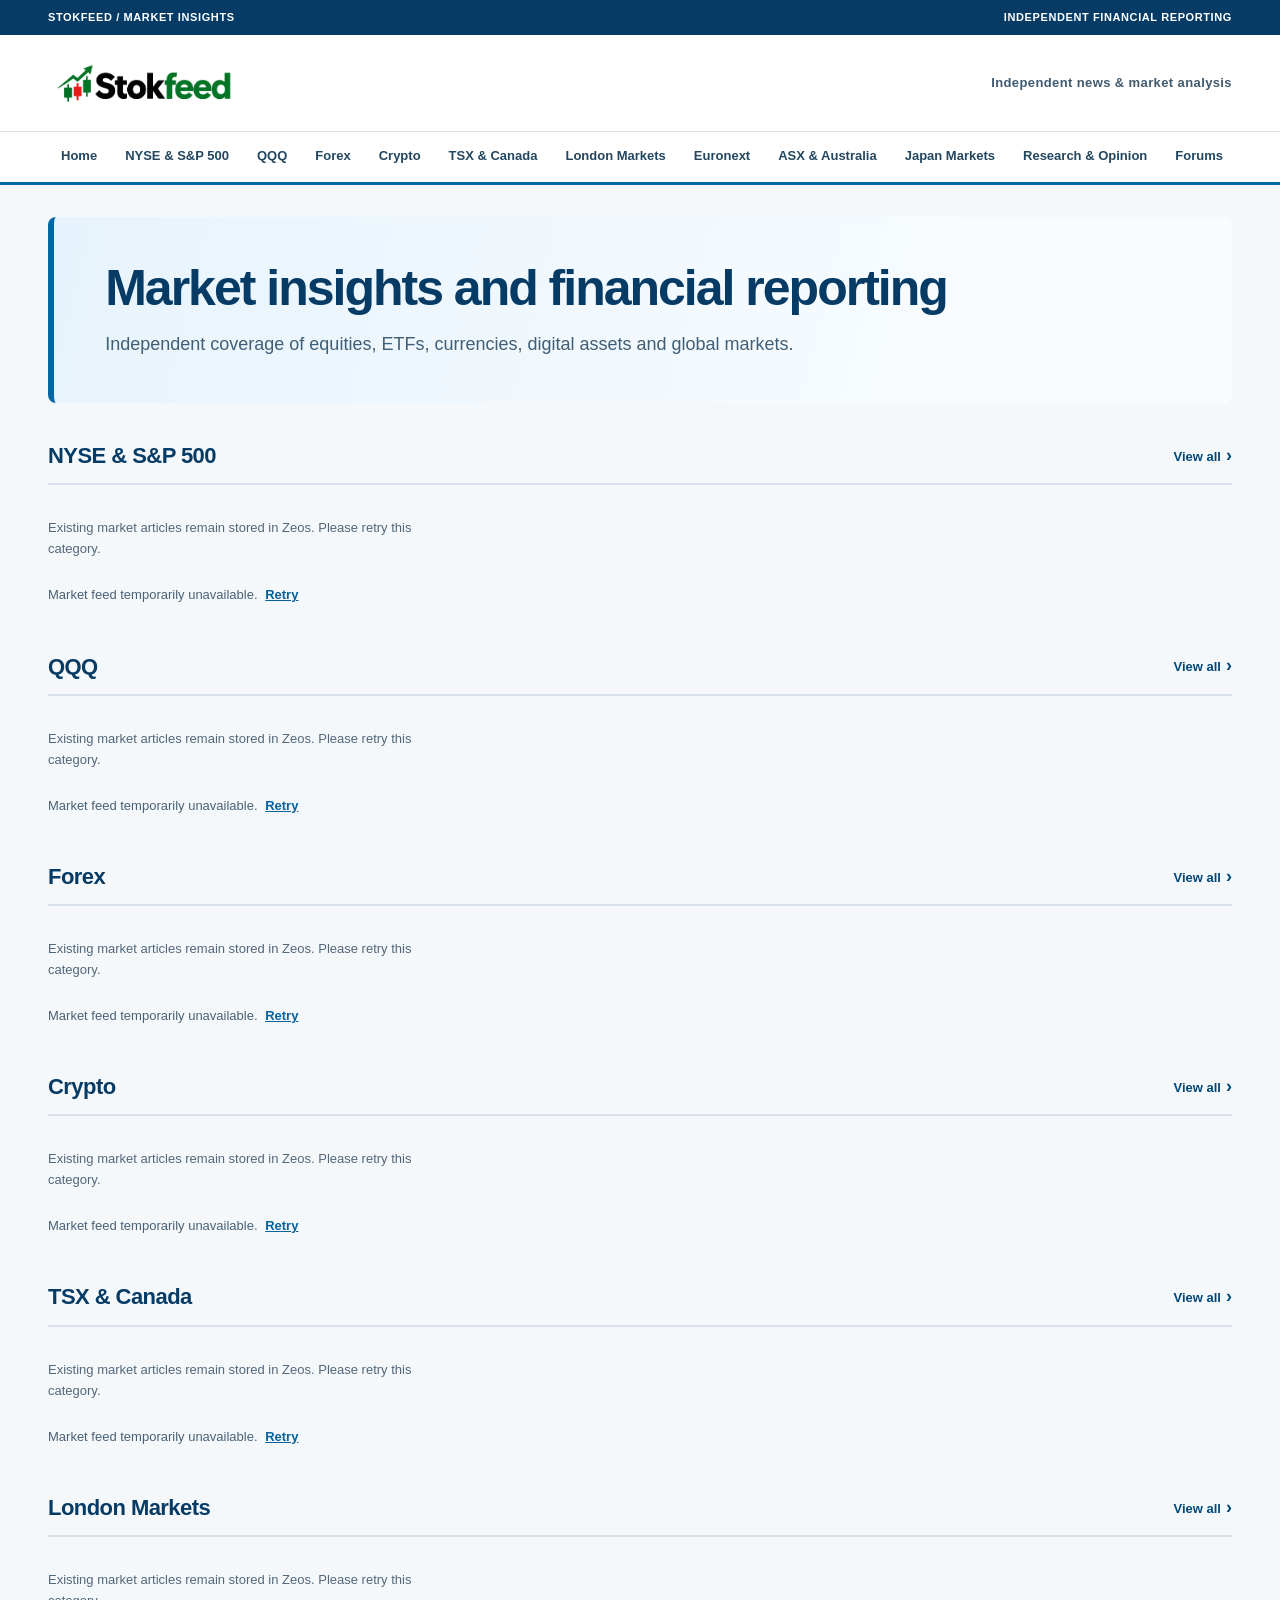
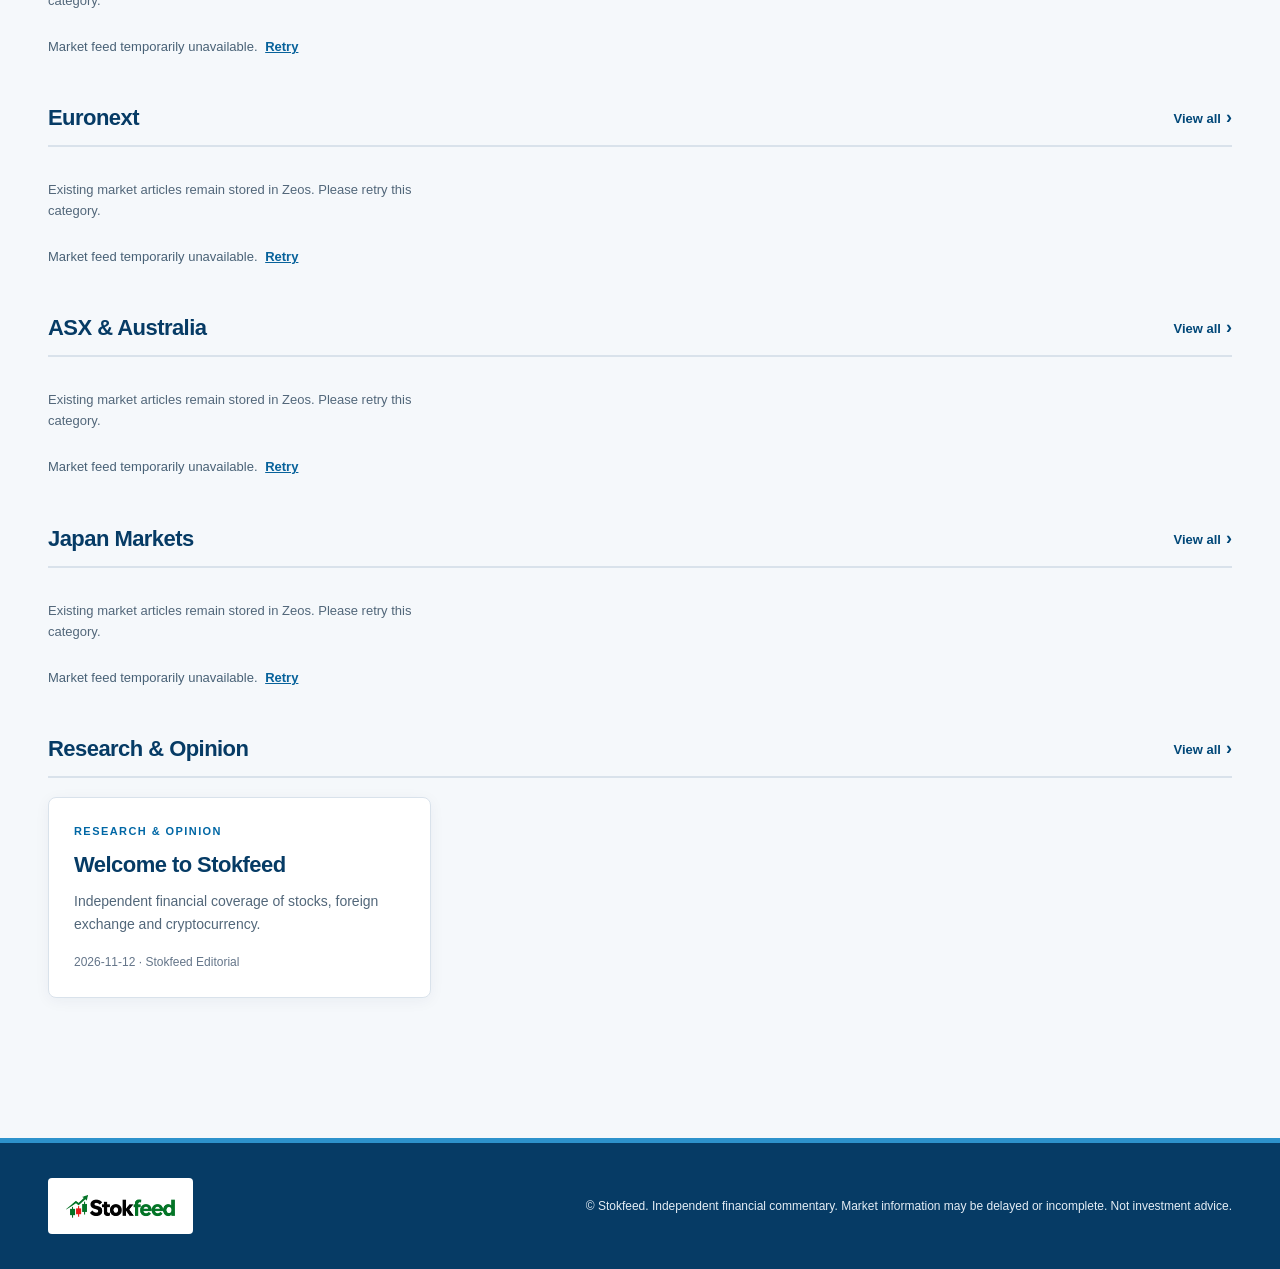
<file: index.html>
<!doctype html><html lang="en"><head><meta charset="utf-8"><meta name="viewport" content="width=device-width,initial-scale=1"><meta name="robots" content="index,follow,max-image-preview:large"><title>Latest Financial News | Stokfeed</title><meta name="description" content="Stock, ETF, forex, crypto and independent research articles."><link rel="canonical" href="https://www.stokfeed.us/"><meta property="og:type" content="website"><meta property="og:title" content="Latest Financial News"><meta property="og:description" content="Stock, ETF, forex, crypto and independent research articles."><meta property="og:url" content="https://www.stokfeed.us/"><meta name="theme-color" content="#063b65"><link rel="icon" href="/favicon.svg" type="image/svg+xml"><link rel="stylesheet" href="/style.css"><script type="application/ld+json">{"@context": "https://schema.org", "@type": "Organization", "name": "Stokfeed", "url": "https://www.stokfeed.us", "logo": "https://www.stokfeed.us/stokfeed-logo.png", "description": "Stokfeed publishes financial market commentary, currency reports, cryptocurrency reports and independent research."}</script><script defer src="/motion.js"></script><script defer src="/live-archive.js"></script></head><body><a class="skip-link" href="#content">Skip to content</a><div class="top"><div class="wrap"><span>STOKFEED / MARKET INSIGHTS</span><span>Independent Financial Reporting</span></div></div><header class="masthead"><div class="wrap"><a class="brand" href="/" aria-label="Stokfeed home"><img src="/stokfeed-logo.png" alt="Stokfeed" width="215" height="64"></a><span class="tagline">Independent news &amp; market analysis</span></div></header><div class="navline"><nav class="nav wrap" aria-label="Main navigation"><a href="/">Home</a><a href="/nyse.html">NYSE &amp; S&amp;P 500</a><a href="/qqq.html">QQQ</a><a href="/4x.html">Forex</a><a href="/crypto.html">Crypto</a><a href="/tsx.html">TSX &amp; Canada</a><a href="/lse.html">London Markets</a><a href="/euronext.html">Euronext</a><a href="/asx.html">ASX &amp; Australia</a><a href="/jpx.html">Japan Markets</a><a href="/research.html">Research &amp; Opinion</a><a href="/forums.html">Forums</a></nav></div><main class="wrap" id="content"><section class="hero"><h1>Market insights and financial reporting</h1><p>Independent coverage of equities, ETFs, currencies, digital assets and global markets.</p></section><section class="section" data-stokfeed-live-desk="nyse"><div class="section-head"><h2>NYSE &amp; S&amp;P 500</h2><a href="/nyse.html">View all</a></div><div class="story-grid"><p>No reports published in this category yet.</p></div></section><section class="section" data-stokfeed-live-desk="qqq"><div class="section-head"><h2>QQQ</h2><a href="/qqq.html">View all</a></div><div class="story-grid"><p>No reports published in this category yet.</p></div></section><section class="section" data-stokfeed-live-desk="4x"><div class="section-head"><h2>Forex</h2><a href="/4x.html">View all</a></div><div class="story-grid"><p>No reports published in this category yet.</p></div></section><section class="section" data-stokfeed-live-desk="crypto"><div class="section-head"><h2>Crypto</h2><a href="/crypto.html">View all</a></div><div class="story-grid"><p>No reports published in this category yet.</p></div></section><section class="section" data-stokfeed-live-desk="tsx"><div class="section-head"><h2>TSX &amp; Canada</h2><a href="/tsx.html">View all</a></div><div class="story-grid"><p>No reports published in this category yet.</p></div></section><section class="section" data-stokfeed-live-desk="lse"><div class="section-head"><h2>London Markets</h2><a href="/lse.html">View all</a></div><div class="story-grid"><p>No reports published in this category yet.</p></div></section><section class="section" data-stokfeed-live-desk="euronext"><div class="section-head"><h2>Euronext</h2><a href="/euronext.html">View all</a></div><div class="story-grid"><p>No reports published in this category yet.</p></div></section><section class="section" data-stokfeed-live-desk="asx"><div class="section-head"><h2>ASX &amp; Australia</h2><a href="/asx.html">View all</a></div><div class="story-grid"><p>No reports published in this category yet.</p></div></section><section class="section" data-stokfeed-live-desk="jpx"><div class="section-head"><h2>Japan Markets</h2><a href="/jpx.html">View all</a></div><div class="story-grid"><p>No reports published in this category yet.</p></div></section><section class="section" data-stokfeed-live-desk="research"><div class="section-head"><h2>Research &amp; Opinion</h2><a href="/research.html">View all</a></div><div class="story-grid"><article class="story"><div class="kicker">Research &amp; Opinion</div><h3><a href="/story-research-post-2026-11-12-welcome.html">Welcome to Stokfeed</a></h3><p>Independent financial coverage of stocks, foreign exchange and cryptocurrency.</p><div class="meta"><time datetime="2026-11-12">2026-11-12</time> · Stokfeed Editorial</div></article></div></section></main><footer class="footer"><div class="wrap"><img src="/stokfeed-logo.png" alt="Stokfeed" width="140"><small>© Stokfeed. Independent financial commentary. Market information may be delayed or incomplete. Not investment advice.</small></div></footer></body></html>
</file>
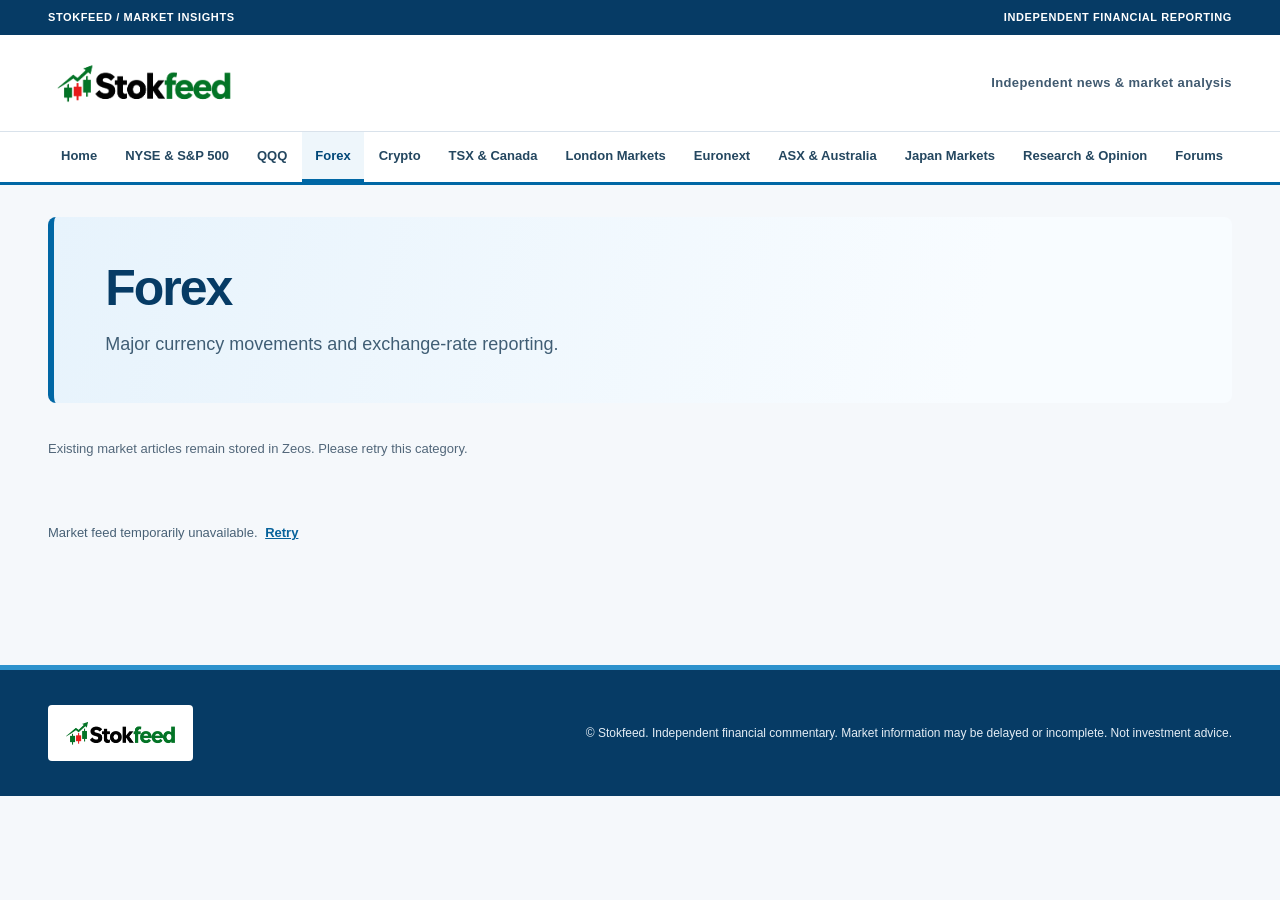
<file: 4x.html>
<!doctype html><html lang="en"><head><meta charset="utf-8"><meta name="viewport" content="width=device-width,initial-scale=1"><meta name="robots" content="index,follow,max-image-preview:large"><title>Forex | Stokfeed</title><meta name="description" content="Major currency movements and exchange-rate reporting."><link rel="canonical" href="https://www.stokfeed.us/4x.html"><meta property="og:type" content="website"><meta property="og:title" content="Forex"><meta property="og:description" content="Major currency movements and exchange-rate reporting."><meta property="og:url" content="https://www.stokfeed.us/4x.html"><meta name="theme-color" content="#063b65"><link rel="icon" href="/favicon.svg" type="image/svg+xml"><link rel="stylesheet" href="/style.css"><script defer src="/motion.js"></script><script defer src="/live-archive.js"></script></head><body><a class="skip-link" href="#content">Skip to content</a><div class="top"><div class="wrap"><span>STOKFEED / MARKET INSIGHTS</span><span>Independent Financial Reporting</span></div></div><header class="masthead"><div class="wrap"><a class="brand" href="/" aria-label="Stokfeed home"><img src="/stokfeed-logo.png" alt="Stokfeed" width="215" height="64"></a><span class="tagline">Independent news &amp; market analysis</span></div></header><div class="navline"><nav class="nav wrap" aria-label="Main navigation"><a href="/">Home</a><a href="/nyse.html">NYSE &amp; S&amp;P 500</a><a href="/qqq.html">QQQ</a><a href="/4x.html" aria-current="page">Forex</a><a href="/crypto.html">Crypto</a><a href="/tsx.html">TSX &amp; Canada</a><a href="/lse.html">London Markets</a><a href="/euronext.html">Euronext</a><a href="/asx.html">ASX &amp; Australia</a><a href="/jpx.html">Japan Markets</a><a href="/research.html">Research &amp; Opinion</a><a href="/forums.html">Forums</a></nav></div><main class="wrap" id="content"><section class="hero"><h1>Forex</h1><p>Major currency movements and exchange-rate reporting.</p></section><div data-stokfeed-live-desk="4x"><div class="archive"><p>No reports published yet.</p></div></div></main><footer class="footer"><div class="wrap"><img src="/stokfeed-logo.png" alt="Stokfeed" width="140"><small>© Stokfeed. Independent financial commentary. Market information may be delayed or incomplete. Not investment advice.</small></div></footer></body></html>
</file>
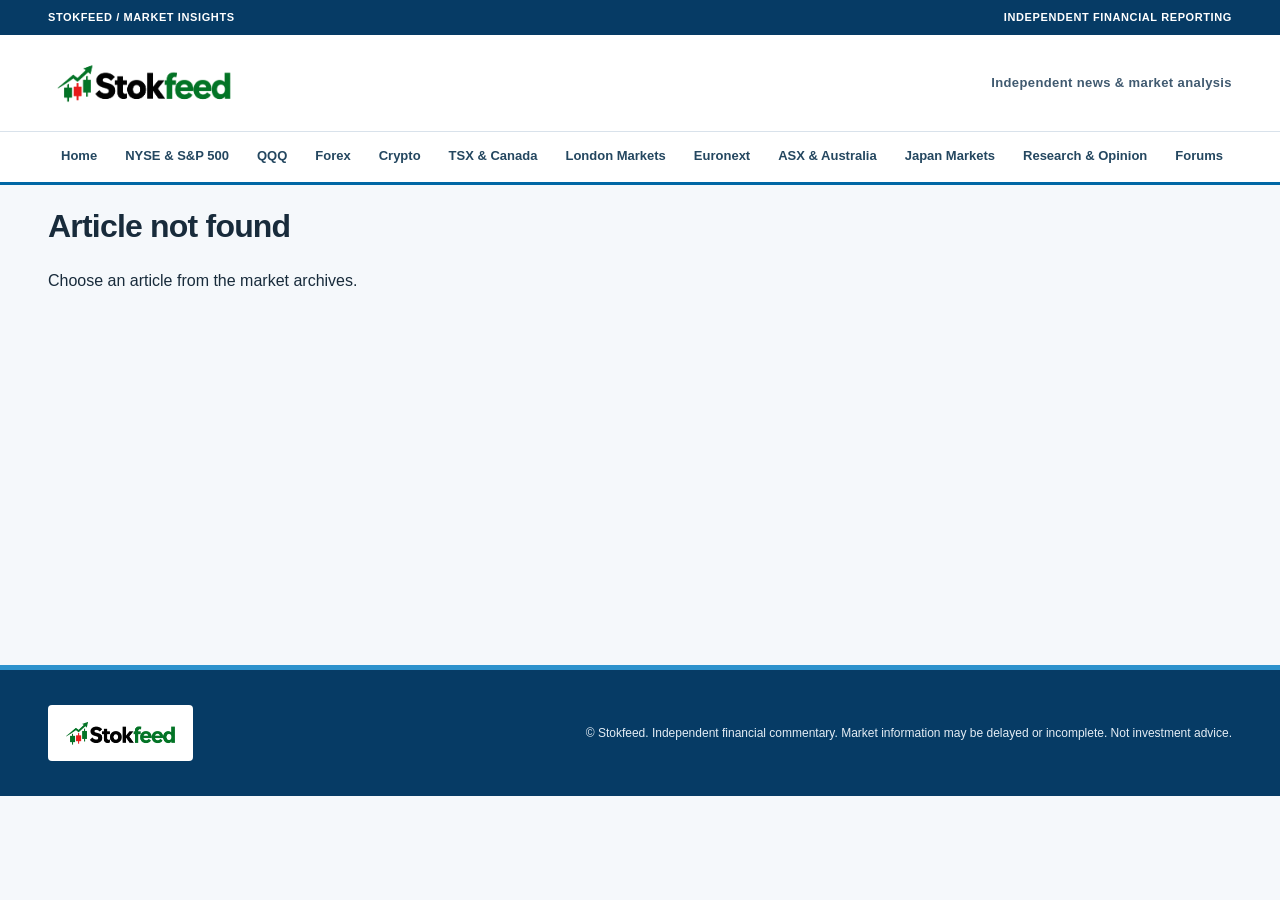
<file: article.html>
<!doctype html><html lang="en"><head><meta charset="utf-8"><meta name="viewport" content="width=device-width,initial-scale=1"><meta name="robots" content="index,follow,max-image-preview:large"><title>Market Report | Stokfeed</title><meta name="description" content="Stokfeed market reports and quantitative financial analysis."><link rel="canonical" href="https://www.stokfeed.us/article.html"><meta property="og:type" content="website"><meta property="og:title" content="Latest Financial News"><meta property="og:description" content="Stock, ETF, forex, crypto and independent research articles."><meta property="og:url" content="https://www.stokfeed.us/"><meta name="theme-color" content="#063b65"><link rel="icon" href="/favicon.svg" type="image/svg+xml"><link rel="stylesheet" href="/style.css"><script type="application/ld+json">{"@context": "https://schema.org", "@type": "Organization", "name": "Stokfeed", "url": "https://www.stokfeed.us", "logo": "https://www.stokfeed.us/stokfeed-logo.png", "description": "Stokfeed publishes financial market commentary, currency reports, cryptocurrency reports and independent research."}</script><script defer src="/motion.js"></script><script defer src="/live-archive.js"></script></head><body><a class="skip-link" href="#content">Skip to content</a><div class="top"><div class="wrap"><span>STOKFEED / MARKET INSIGHTS</span><span>Independent Financial Reporting</span></div></div><header class="masthead"><div class="wrap"><a class="brand" href="/" aria-label="Stokfeed home"><img src="/stokfeed-logo.png" alt="Stokfeed" width="215" height="64"></a><span class="tagline">Independent news &amp; market analysis</span></div></header><div class="navline"><nav class="nav wrap" aria-label="Main navigation"><a href="/">Home</a><a href="/nyse.html">NYSE &amp; S&amp;P 500</a><a href="/qqq.html">QQQ</a><a href="/4x.html">Forex</a><a href="/crypto.html">Crypto</a><a href="/tsx.html">TSX &amp; Canada</a><a href="/lse.html">London Markets</a><a href="/euronext.html">Euronext</a><a href="/asx.html">ASX &amp; Australia</a><a href="/jpx.html">Japan Markets</a><a href="/research.html">Research &amp; Opinion</a><a href="/forums.html">Forums</a></nav></div><main class="wrap" id="content"><div id="sf-article-detail" aria-live="polite"><p>Loading report…</p></div></main><footer class="footer"><div class="wrap"><img src="/stokfeed-logo.png" alt="Stokfeed" width="140"><small>© Stokfeed. Independent financial commentary. Market information may be delayed or incomplete. Not investment advice.</small></div></footer></body></html>
</file>
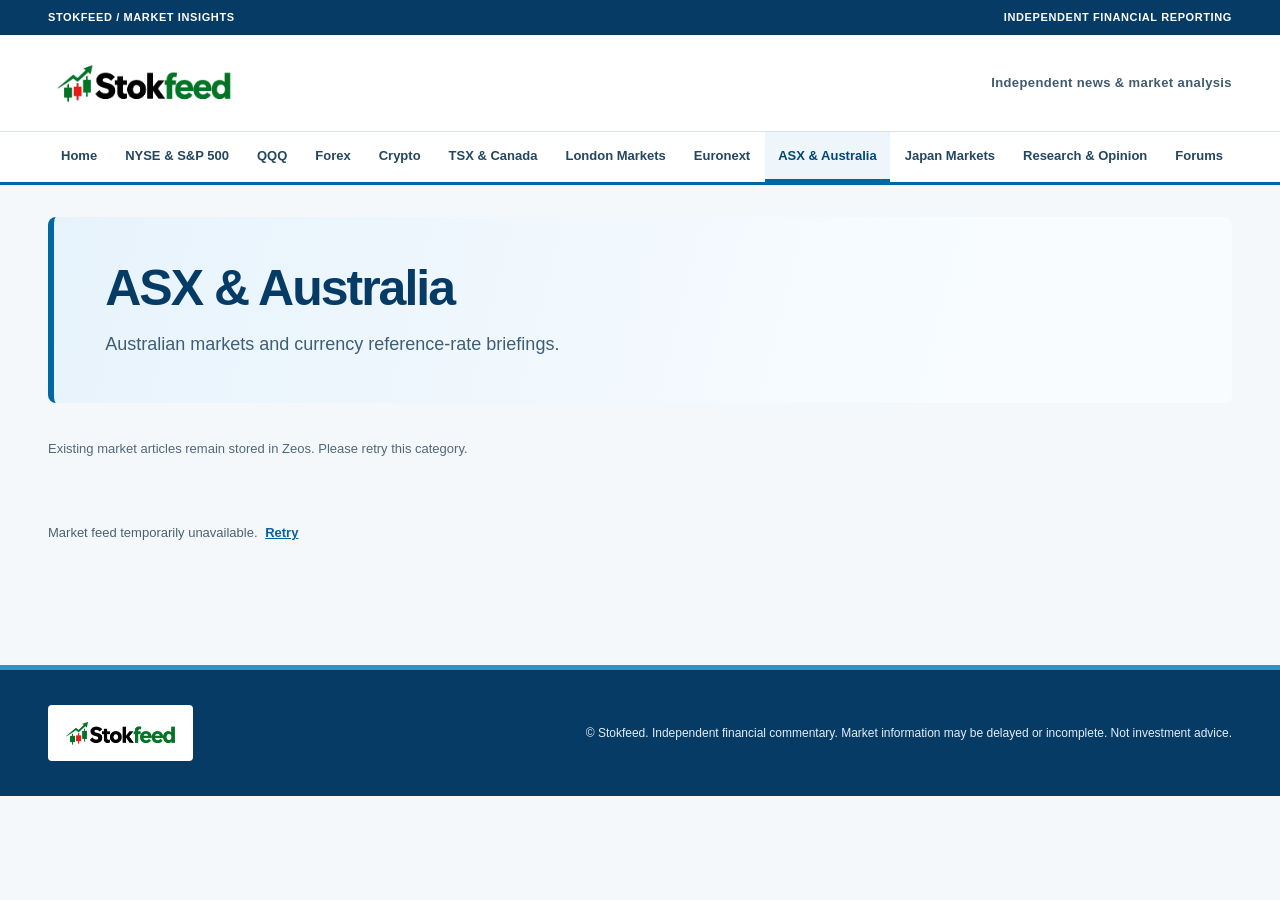
<file: asx.html>
<!doctype html><html lang="en"><head><meta charset="utf-8"><meta name="viewport" content="width=device-width,initial-scale=1"><meta name="robots" content="index,follow,max-image-preview:large"><title>ASX &amp; Australia | Stokfeed</title><meta name="description" content="Australian markets and currency reference-rate briefings."><link rel="canonical" href="https://www.stokfeed.us/asx.html"><meta property="og:type" content="website"><meta property="og:title" content="ASX &amp; Australia"><meta property="og:description" content="Australian markets and currency reference-rate briefings."><meta property="og:url" content="https://www.stokfeed.us/asx.html"><meta name="theme-color" content="#063b65"><link rel="icon" href="/favicon.svg" type="image/svg+xml"><link rel="stylesheet" href="/style.css"><script defer src="/motion.js"></script><script defer src="/live-archive.js"></script></head><body><a class="skip-link" href="#content">Skip to content</a><div class="top"><div class="wrap"><span>STOKFEED / MARKET INSIGHTS</span><span>Independent Financial Reporting</span></div></div><header class="masthead"><div class="wrap"><a class="brand" href="/" aria-label="Stokfeed home"><img src="/stokfeed-logo.png" alt="Stokfeed" width="215" height="64"></a><span class="tagline">Independent news &amp; market analysis</span></div></header><div class="navline"><nav class="nav wrap" aria-label="Main navigation"><a href="/">Home</a><a href="/nyse.html">NYSE &amp; S&amp;P 500</a><a href="/qqq.html">QQQ</a><a href="/4x.html">Forex</a><a href="/crypto.html">Crypto</a><a href="/tsx.html">TSX &amp; Canada</a><a href="/lse.html">London Markets</a><a href="/euronext.html">Euronext</a><a href="/asx.html" aria-current="page">ASX &amp; Australia</a><a href="/jpx.html">Japan Markets</a><a href="/research.html">Research &amp; Opinion</a><a href="/forums.html">Forums</a></nav></div><main class="wrap" id="content"><section class="hero"><h1>ASX &amp; Australia</h1><p>Australian markets and currency reference-rate briefings.</p></section><div data-stokfeed-live-desk="asx"><div class="archive"><p>No reports published yet.</p></div></div></main><footer class="footer"><div class="wrap"><img src="/stokfeed-logo.png" alt="Stokfeed" width="140"><small>© Stokfeed. Independent financial commentary. Market information may be delayed or incomplete. Not investment advice.</small></div></footer></body></html>
</file>
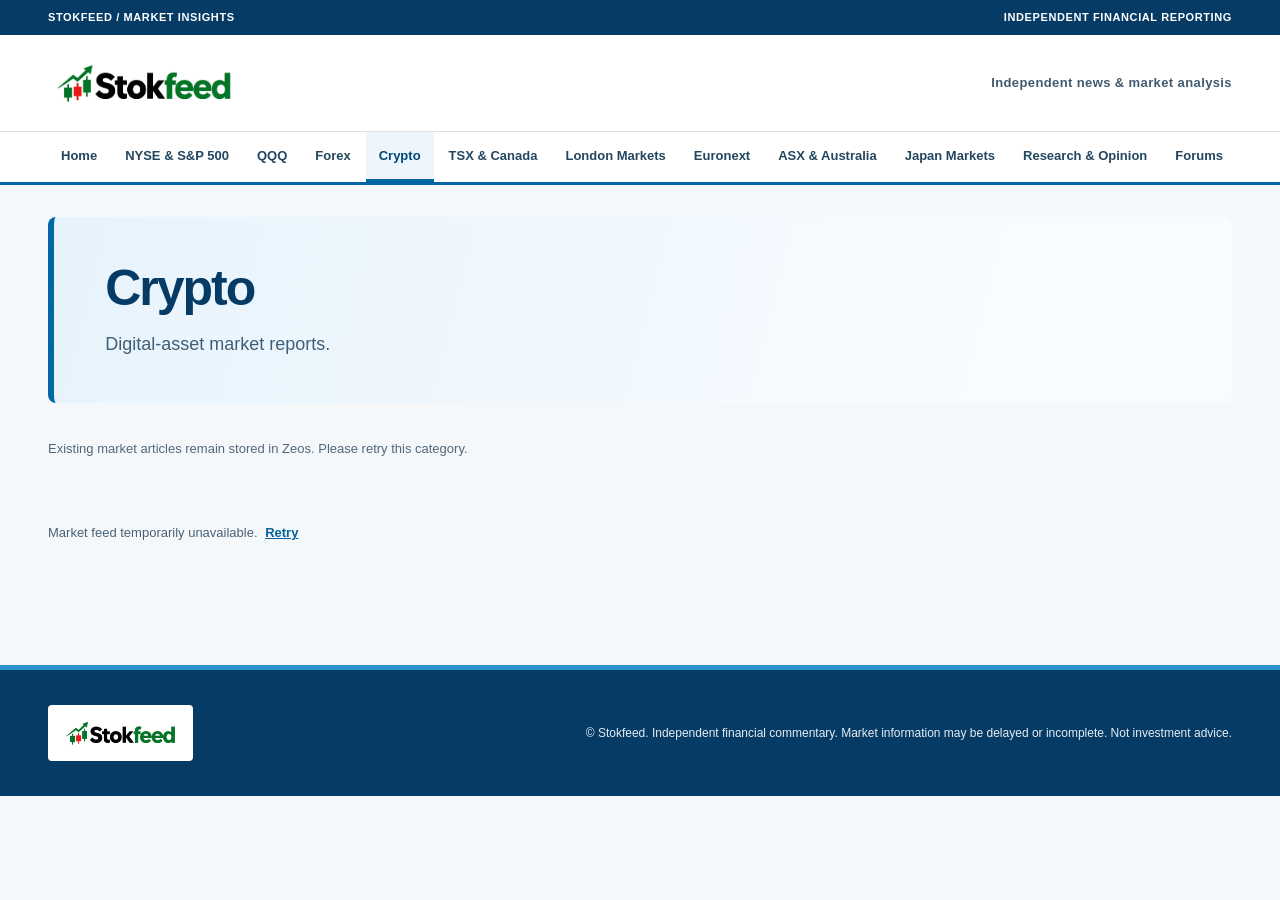
<file: crypto.html>
<!doctype html><html lang="en"><head><meta charset="utf-8"><meta name="viewport" content="width=device-width,initial-scale=1"><meta name="robots" content="index,follow,max-image-preview:large"><title>Crypto | Stokfeed</title><meta name="description" content="Digital-asset market reports."><link rel="canonical" href="https://www.stokfeed.us/crypto.html"><meta property="og:type" content="website"><meta property="og:title" content="Crypto"><meta property="og:description" content="Digital-asset market reports."><meta property="og:url" content="https://www.stokfeed.us/crypto.html"><meta name="theme-color" content="#063b65"><link rel="icon" href="/favicon.svg" type="image/svg+xml"><link rel="stylesheet" href="/style.css"><script defer src="/motion.js"></script><script defer src="/live-archive.js"></script></head><body><a class="skip-link" href="#content">Skip to content</a><div class="top"><div class="wrap"><span>STOKFEED / MARKET INSIGHTS</span><span>Independent Financial Reporting</span></div></div><header class="masthead"><div class="wrap"><a class="brand" href="/" aria-label="Stokfeed home"><img src="/stokfeed-logo.png" alt="Stokfeed" width="215" height="64"></a><span class="tagline">Independent news &amp; market analysis</span></div></header><div class="navline"><nav class="nav wrap" aria-label="Main navigation"><a href="/">Home</a><a href="/nyse.html">NYSE &amp; S&amp;P 500</a><a href="/qqq.html">QQQ</a><a href="/4x.html">Forex</a><a href="/crypto.html" aria-current="page">Crypto</a><a href="/tsx.html">TSX &amp; Canada</a><a href="/lse.html">London Markets</a><a href="/euronext.html">Euronext</a><a href="/asx.html">ASX &amp; Australia</a><a href="/jpx.html">Japan Markets</a><a href="/research.html">Research &amp; Opinion</a><a href="/forums.html">Forums</a></nav></div><main class="wrap" id="content"><section class="hero"><h1>Crypto</h1><p>Digital-asset market reports.</p></section><div data-stokfeed-live-desk="crypto"><div class="archive"><p>No reports published yet.</p></div></div></main><footer class="footer"><div class="wrap"><img src="/stokfeed-logo.png" alt="Stokfeed" width="140"><small>© Stokfeed. Independent financial commentary. Market information may be delayed or incomplete. Not investment advice.</small></div></footer></body></html>
</file>
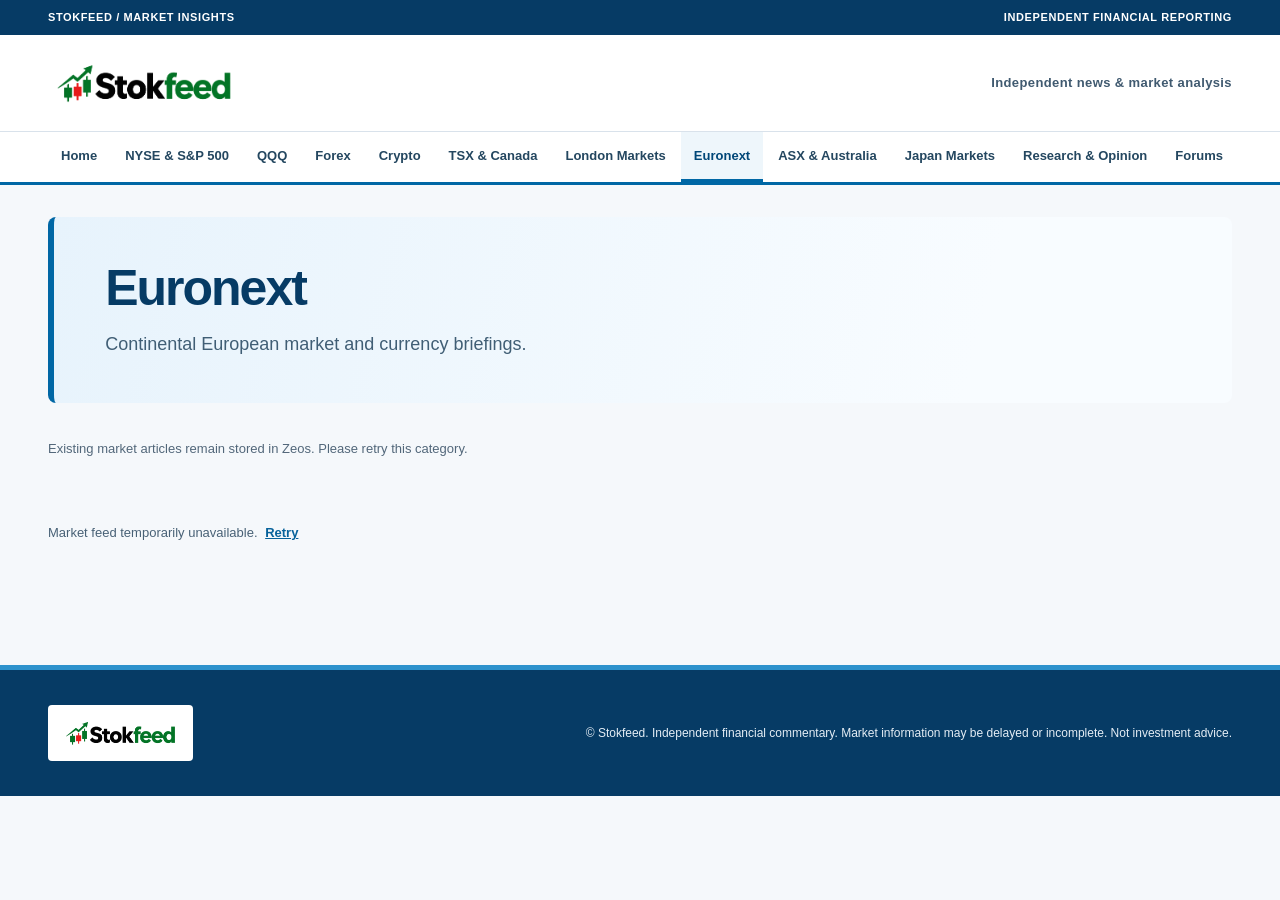
<file: euronext.html>
<!doctype html><html lang="en"><head><meta charset="utf-8"><meta name="viewport" content="width=device-width,initial-scale=1"><meta name="robots" content="index,follow,max-image-preview:large"><title>Euronext | Stokfeed</title><meta name="description" content="Continental European market and currency briefings."><link rel="canonical" href="https://www.stokfeed.us/euronext.html"><meta property="og:type" content="website"><meta property="og:title" content="Euronext"><meta property="og:description" content="Continental European market and currency briefings."><meta property="og:url" content="https://www.stokfeed.us/euronext.html"><meta name="theme-color" content="#063b65"><link rel="icon" href="/favicon.svg" type="image/svg+xml"><link rel="stylesheet" href="/style.css"><script defer src="/motion.js"></script><script defer src="/live-archive.js"></script></head><body><a class="skip-link" href="#content">Skip to content</a><div class="top"><div class="wrap"><span>STOKFEED / MARKET INSIGHTS</span><span>Independent Financial Reporting</span></div></div><header class="masthead"><div class="wrap"><a class="brand" href="/" aria-label="Stokfeed home"><img src="/stokfeed-logo.png" alt="Stokfeed" width="215" height="64"></a><span class="tagline">Independent news &amp; market analysis</span></div></header><div class="navline"><nav class="nav wrap" aria-label="Main navigation"><a href="/">Home</a><a href="/nyse.html">NYSE &amp; S&amp;P 500</a><a href="/qqq.html">QQQ</a><a href="/4x.html">Forex</a><a href="/crypto.html">Crypto</a><a href="/tsx.html">TSX &amp; Canada</a><a href="/lse.html">London Markets</a><a href="/euronext.html" aria-current="page">Euronext</a><a href="/asx.html">ASX &amp; Australia</a><a href="/jpx.html">Japan Markets</a><a href="/research.html">Research &amp; Opinion</a><a href="/forums.html">Forums</a></nav></div><main class="wrap" id="content"><section class="hero"><h1>Euronext</h1><p>Continental European market and currency briefings.</p></section><div data-stokfeed-live-desk="euronext"><div class="archive"><p>No reports published yet.</p></div></div></main><footer class="footer"><div class="wrap"><img src="/stokfeed-logo.png" alt="Stokfeed" width="140"><small>© Stokfeed. Independent financial commentary. Market information may be delayed or incomplete. Not investment advice.</small></div></footer></body></html>
</file>
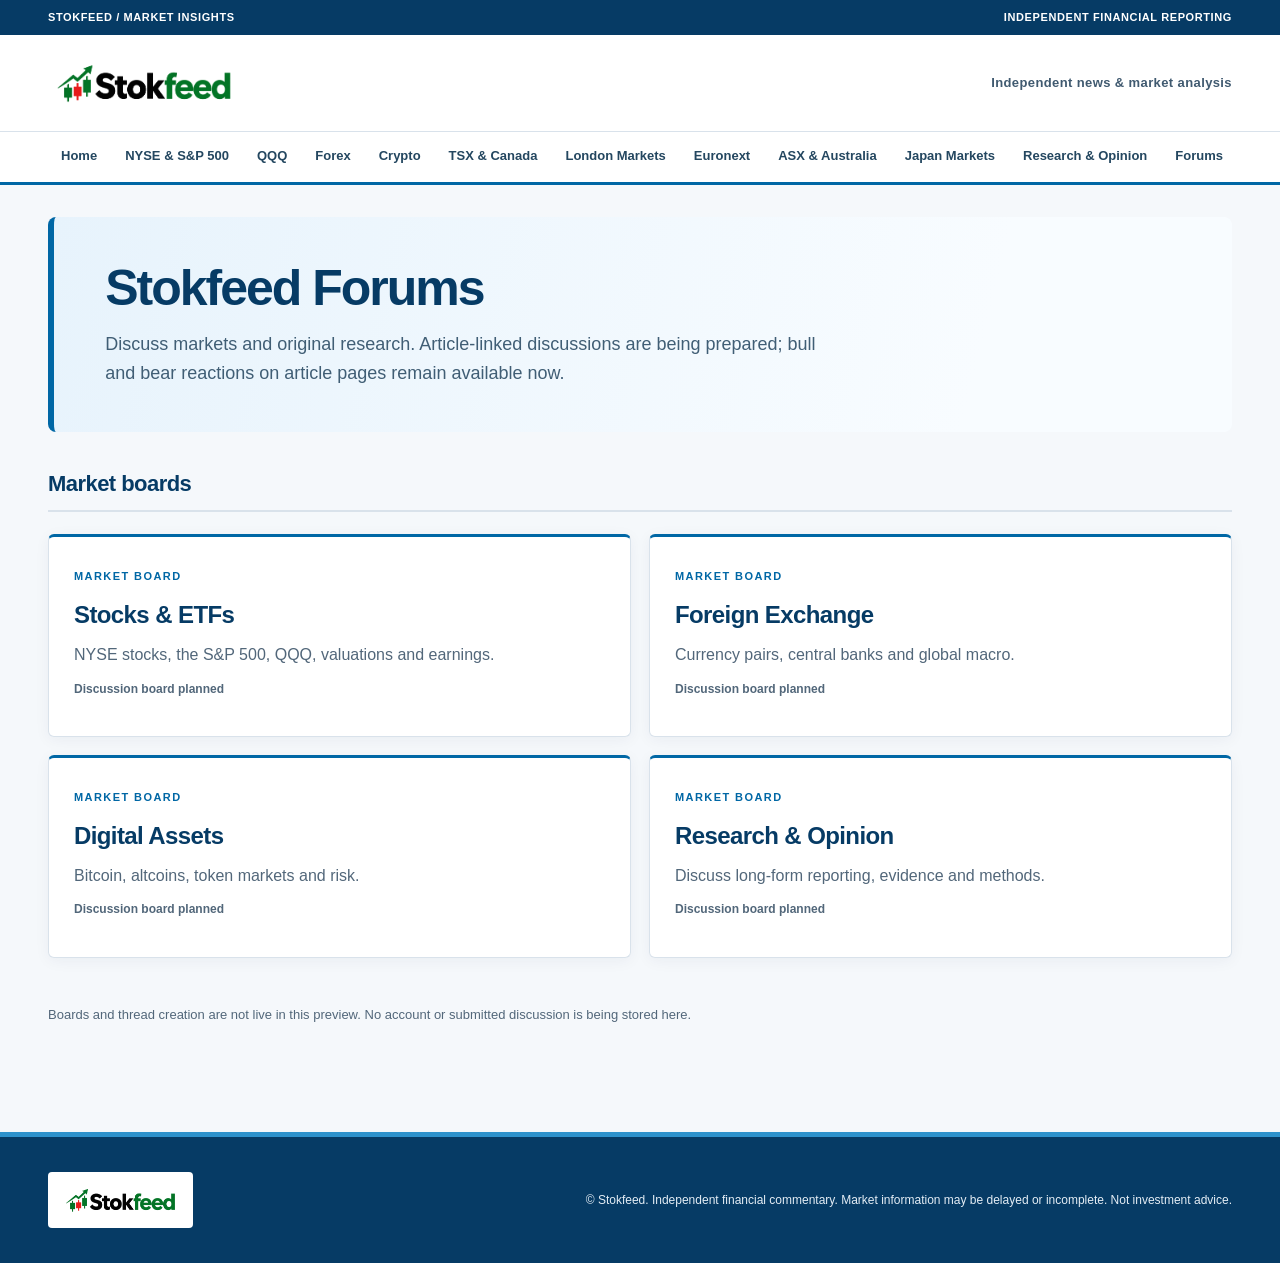
<file: forums.html>
<!doctype html><html lang="en"><head><meta charset="utf-8"><meta name="viewport" content="width=device-width,initial-scale=1"><meta name="robots" content="index,follow,max-image-preview:large"><title>Forums | Stokfeed</title><meta name="description" content="Market-focused community boards and article discussion entry points."><link rel="canonical" href="https://www.stokfeed.us/forums.html"><meta property="og:type" content="website"><meta property="og:title" content="Forums"><meta property="og:description" content="Market-focused community boards and article discussion entry points."><meta property="og:url" content="https://www.stokfeed.us/forums.html"><meta name="theme-color" content="#063b65"><link rel="icon" href="/favicon.svg" type="image/svg+xml"><link rel="stylesheet" href="/style.css"><script defer src="/motion.js"></script><script defer src="/live-archive.js"></script></head><body><a class="skip-link" href="#content">Skip to content</a><div class="top"><div class="wrap"><span>STOKFEED / MARKET INSIGHTS</span><span>Independent Financial Reporting</span></div></div><header class="masthead"><div class="wrap"><a class="brand" href="/" aria-label="Stokfeed home"><img src="/stokfeed-logo.png" alt="Stokfeed" width="215" height="64"></a><span class="tagline">Independent news &amp; market analysis</span></div></header><div class="navline"><nav class="nav wrap" aria-label="Main navigation"><a href="/">Home</a><a href="/nyse.html">NYSE &amp; S&amp;P 500</a><a href="/qqq.html">QQQ</a><a href="/4x.html">Forex</a><a href="/crypto.html">Crypto</a><a href="/tsx.html">TSX &amp; Canada</a><a href="/lse.html">London Markets</a><a href="/euronext.html">Euronext</a><a href="/asx.html">ASX &amp; Australia</a><a href="/jpx.html">Japan Markets</a><a href="/research.html">Research &amp; Opinion</a><a href="/forums.html">Forums</a></nav></div><main class="wrap" id="content"><section class="hero"><h1>Stokfeed Forums</h1><p>Discuss markets and original research. Article-linked discussions are being prepared; bull and bear reactions on article pages remain available now.</p></section><section id="forum-article-context" class="forum-context" hidden aria-live="polite"></section><section class="section"><div class="section-head"><h2>Market boards</h2></div><div class="forum-board-grid"><article class="forum-board" id="board-stocks"><span class="kicker">Market board</span><h2>Stocks &amp; ETFs</h2><p>NYSE stocks, the S&amp;P 500, QQQ, valuations and earnings.</p><p class="forum-board-count">Discussion board planned</p></article><article class="forum-board" id="board-forex"><span class="kicker">Market board</span><h2>Foreign Exchange</h2><p>Currency pairs, central banks and global macro.</p><p class="forum-board-count">Discussion board planned</p></article><article class="forum-board" id="board-crypto"><span class="kicker">Market board</span><h2>Digital Assets</h2><p>Bitcoin, altcoins, token markets and risk.</p><p class="forum-board-count">Discussion board planned</p></article><article class="forum-board" id="board-research"><span class="kicker">Market board</span><h2>Research &amp; Opinion</h2><p>Discuss long-form reporting, evidence and methods.</p><p class="forum-board-count">Discussion board planned</p></article></div></section><p class="note">Boards and thread creation are not live in this preview. No account or submitted discussion is being stored here.</p><script defer src="/forum.js"></script></main><footer class="footer"><div class="wrap"><img src="/stokfeed-logo.png" alt="Stokfeed" width="140"><small>© Stokfeed. Independent financial commentary. Market information may be delayed or incomplete. Not investment advice.</small></div></footer></body></html>
</file>
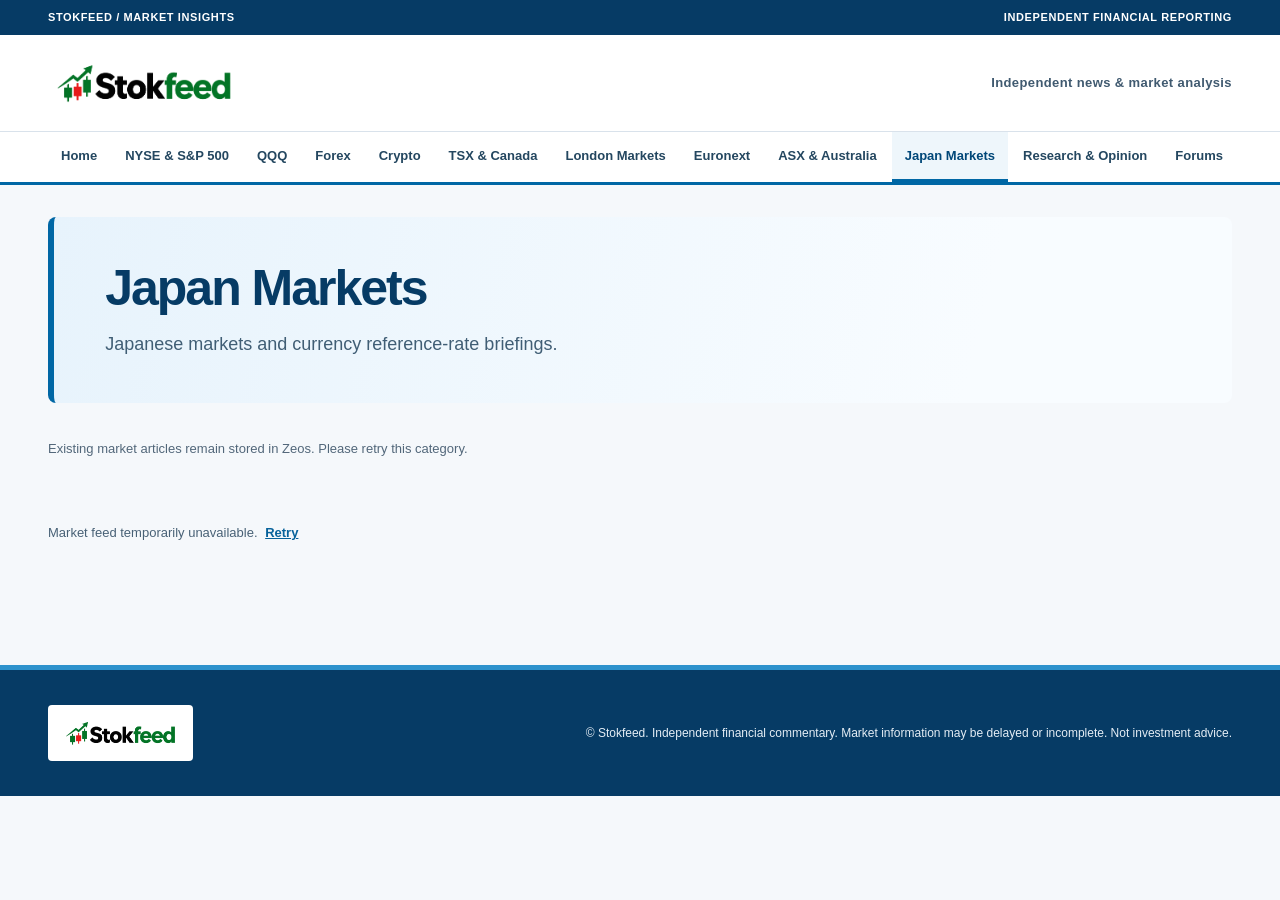
<file: jpx.html>
<!doctype html><html lang="en"><head><meta charset="utf-8"><meta name="viewport" content="width=device-width,initial-scale=1"><meta name="robots" content="index,follow,max-image-preview:large"><title>Japan Markets | Stokfeed</title><meta name="description" content="Japanese markets and currency reference-rate briefings."><link rel="canonical" href="https://www.stokfeed.us/jpx.html"><meta property="og:type" content="website"><meta property="og:title" content="Japan Markets"><meta property="og:description" content="Japanese markets and currency reference-rate briefings."><meta property="og:url" content="https://www.stokfeed.us/jpx.html"><meta name="theme-color" content="#063b65"><link rel="icon" href="/favicon.svg" type="image/svg+xml"><link rel="stylesheet" href="/style.css"><script defer src="/motion.js"></script><script defer src="/live-archive.js"></script></head><body><a class="skip-link" href="#content">Skip to content</a><div class="top"><div class="wrap"><span>STOKFEED / MARKET INSIGHTS</span><span>Independent Financial Reporting</span></div></div><header class="masthead"><div class="wrap"><a class="brand" href="/" aria-label="Stokfeed home"><img src="/stokfeed-logo.png" alt="Stokfeed" width="215" height="64"></a><span class="tagline">Independent news &amp; market analysis</span></div></header><div class="navline"><nav class="nav wrap" aria-label="Main navigation"><a href="/">Home</a><a href="/nyse.html">NYSE &amp; S&amp;P 500</a><a href="/qqq.html">QQQ</a><a href="/4x.html">Forex</a><a href="/crypto.html">Crypto</a><a href="/tsx.html">TSX &amp; Canada</a><a href="/lse.html">London Markets</a><a href="/euronext.html">Euronext</a><a href="/asx.html">ASX &amp; Australia</a><a href="/jpx.html" aria-current="page">Japan Markets</a><a href="/research.html">Research &amp; Opinion</a><a href="/forums.html">Forums</a></nav></div><main class="wrap" id="content"><section class="hero"><h1>Japan Markets</h1><p>Japanese markets and currency reference-rate briefings.</p></section><div data-stokfeed-live-desk="jpx"><div class="archive"><p>No reports published yet.</p></div></div></main><footer class="footer"><div class="wrap"><img src="/stokfeed-logo.png" alt="Stokfeed" width="140"><small>© Stokfeed. Independent financial commentary. Market information may be delayed or incomplete. Not investment advice.</small></div></footer></body></html>
</file>
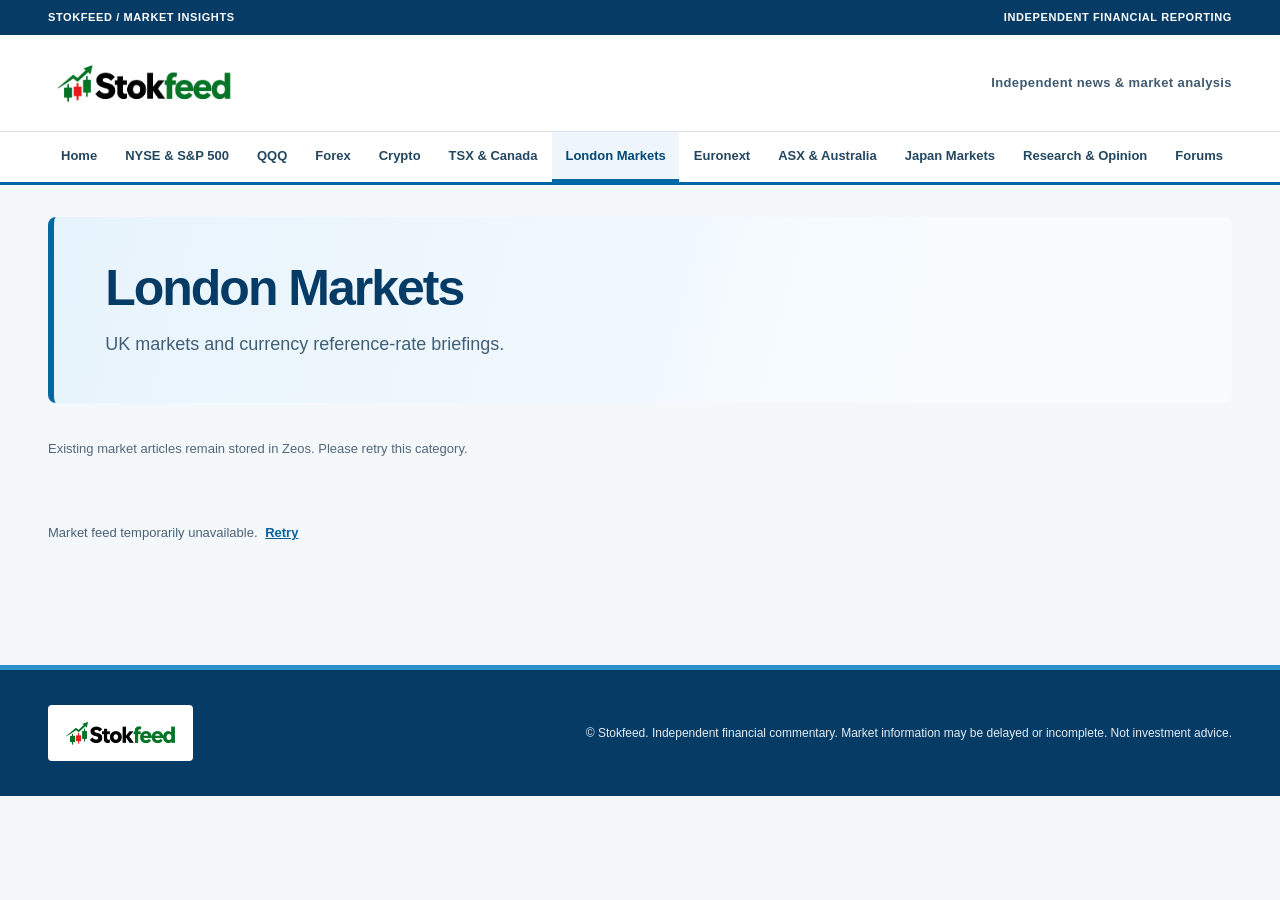
<file: lse.html>
<!doctype html><html lang="en"><head><meta charset="utf-8"><meta name="viewport" content="width=device-width,initial-scale=1"><meta name="robots" content="index,follow,max-image-preview:large"><title>London Markets | Stokfeed</title><meta name="description" content="UK markets and currency reference-rate briefings."><link rel="canonical" href="https://www.stokfeed.us/lse.html"><meta property="og:type" content="website"><meta property="og:title" content="London Markets"><meta property="og:description" content="UK markets and currency reference-rate briefings."><meta property="og:url" content="https://www.stokfeed.us/lse.html"><meta name="theme-color" content="#063b65"><link rel="icon" href="/favicon.svg" type="image/svg+xml"><link rel="stylesheet" href="/style.css"><script defer src="/motion.js"></script><script defer src="/live-archive.js"></script></head><body><a class="skip-link" href="#content">Skip to content</a><div class="top"><div class="wrap"><span>STOKFEED / MARKET INSIGHTS</span><span>Independent Financial Reporting</span></div></div><header class="masthead"><div class="wrap"><a class="brand" href="/" aria-label="Stokfeed home"><img src="/stokfeed-logo.png" alt="Stokfeed" width="215" height="64"></a><span class="tagline">Independent news &amp; market analysis</span></div></header><div class="navline"><nav class="nav wrap" aria-label="Main navigation"><a href="/">Home</a><a href="/nyse.html">NYSE &amp; S&amp;P 500</a><a href="/qqq.html">QQQ</a><a href="/4x.html">Forex</a><a href="/crypto.html">Crypto</a><a href="/tsx.html">TSX &amp; Canada</a><a href="/lse.html" aria-current="page">London Markets</a><a href="/euronext.html">Euronext</a><a href="/asx.html">ASX &amp; Australia</a><a href="/jpx.html">Japan Markets</a><a href="/research.html">Research &amp; Opinion</a><a href="/forums.html">Forums</a></nav></div><main class="wrap" id="content"><section class="hero"><h1>London Markets</h1><p>UK markets and currency reference-rate briefings.</p></section><div data-stokfeed-live-desk="lse"><div class="archive"><p>No reports published yet.</p></div></div></main><footer class="footer"><div class="wrap"><img src="/stokfeed-logo.png" alt="Stokfeed" width="140"><small>© Stokfeed. Independent financial commentary. Market information may be delayed or incomplete. Not investment advice.</small></div></footer></body></html>
</file>
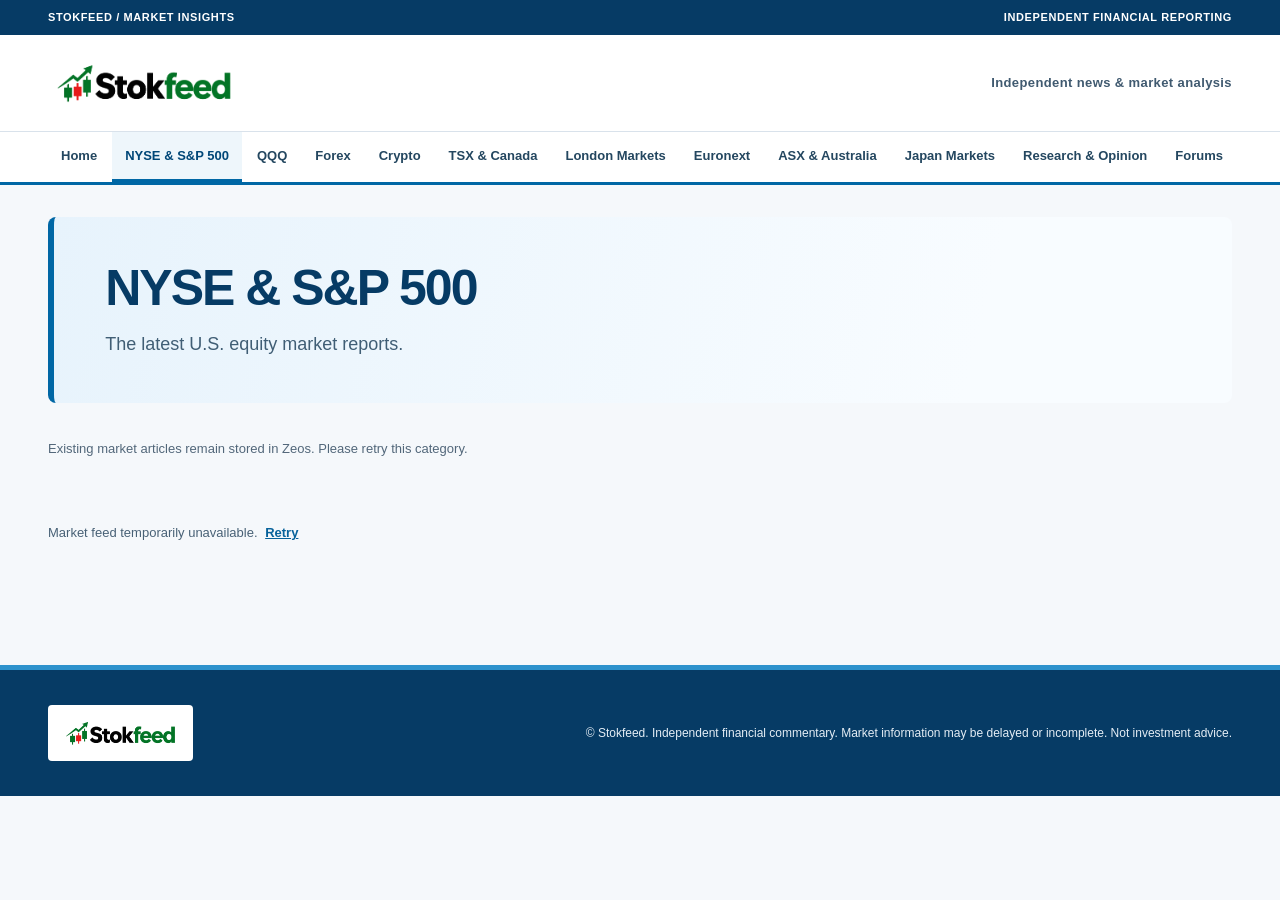
<file: nyse.html>
<!doctype html><html lang="en"><head><meta charset="utf-8"><meta name="viewport" content="width=device-width,initial-scale=1"><meta name="robots" content="index,follow,max-image-preview:large"><title>NYSE &amp; S&amp;P 500 | Stokfeed</title><meta name="description" content="The latest U.S. equity market reports."><link rel="canonical" href="https://www.stokfeed.us/nyse.html"><meta property="og:type" content="website"><meta property="og:title" content="NYSE &amp; S&amp;P 500"><meta property="og:description" content="The latest U.S. equity market reports."><meta property="og:url" content="https://www.stokfeed.us/nyse.html"><meta name="theme-color" content="#063b65"><link rel="icon" href="/favicon.svg" type="image/svg+xml"><link rel="stylesheet" href="/style.css"><script defer src="/motion.js"></script><script defer src="/live-archive.js"></script></head><body><a class="skip-link" href="#content">Skip to content</a><div class="top"><div class="wrap"><span>STOKFEED / MARKET INSIGHTS</span><span>Independent Financial Reporting</span></div></div><header class="masthead"><div class="wrap"><a class="brand" href="/" aria-label="Stokfeed home"><img src="/stokfeed-logo.png" alt="Stokfeed" width="215" height="64"></a><span class="tagline">Independent news &amp; market analysis</span></div></header><div class="navline"><nav class="nav wrap" aria-label="Main navigation"><a href="/">Home</a><a href="/nyse.html" aria-current="page">NYSE &amp; S&amp;P 500</a><a href="/qqq.html">QQQ</a><a href="/4x.html">Forex</a><a href="/crypto.html">Crypto</a><a href="/tsx.html">TSX &amp; Canada</a><a href="/lse.html">London Markets</a><a href="/euronext.html">Euronext</a><a href="/asx.html">ASX &amp; Australia</a><a href="/jpx.html">Japan Markets</a><a href="/research.html">Research &amp; Opinion</a><a href="/forums.html">Forums</a></nav></div><main class="wrap" id="content"><section class="hero"><h1>NYSE &amp; S&amp;P 500</h1><p>The latest U.S. equity market reports.</p></section><div data-stokfeed-live-desk="nyse"><div class="archive"><p>No reports published yet.</p></div></div></main><footer class="footer"><div class="wrap"><img src="/stokfeed-logo.png" alt="Stokfeed" width="140"><small>© Stokfeed. Independent financial commentary. Market information may be delayed or incomplete. Not investment advice.</small></div></footer></body></html>
</file>
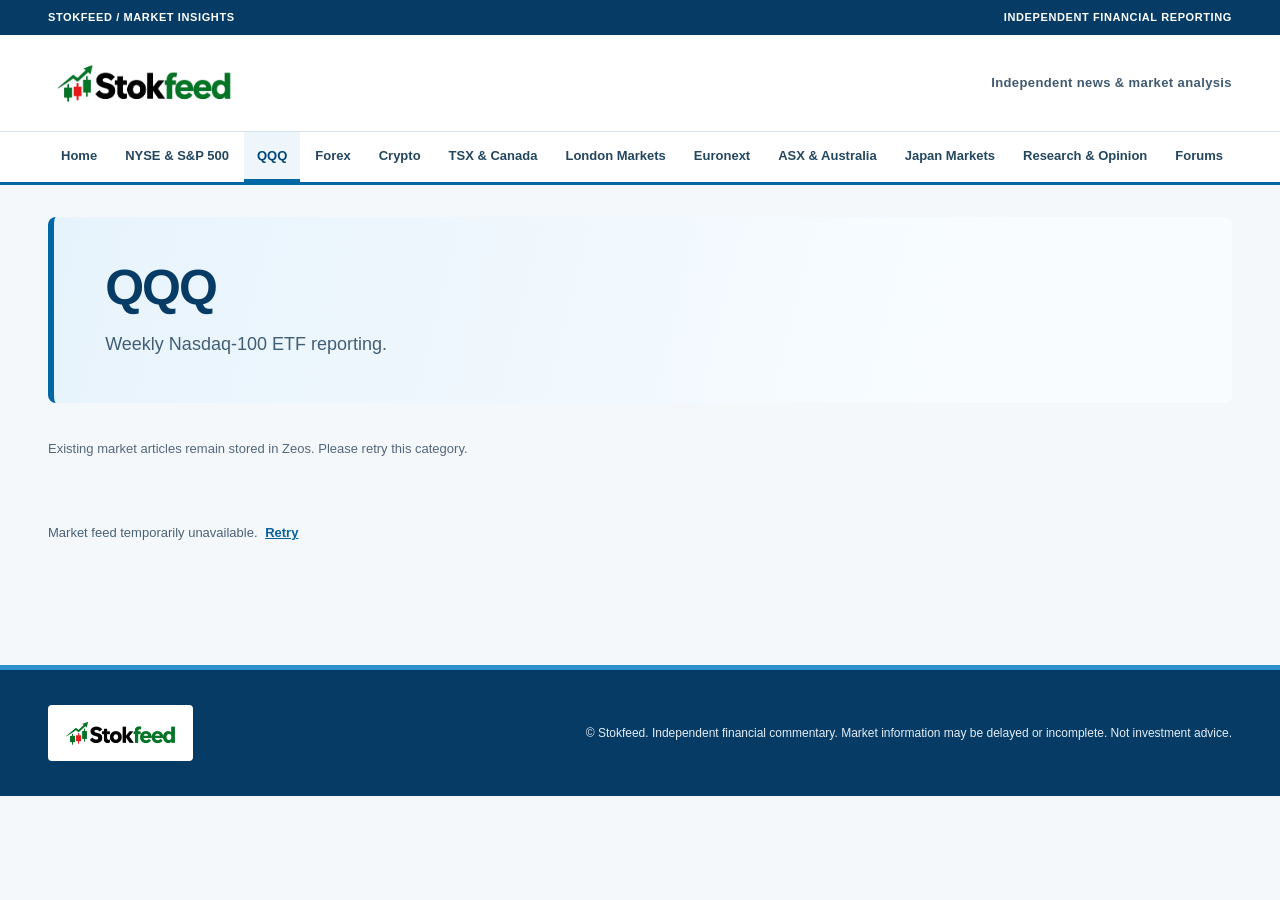
<file: qqq.html>
<!doctype html><html lang="en"><head><meta charset="utf-8"><meta name="viewport" content="width=device-width,initial-scale=1"><meta name="robots" content="index,follow,max-image-preview:large"><title>QQQ | Stokfeed</title><meta name="description" content="Weekly Nasdaq-100 ETF reporting."><link rel="canonical" href="https://www.stokfeed.us/qqq.html"><meta property="og:type" content="website"><meta property="og:title" content="QQQ"><meta property="og:description" content="Weekly Nasdaq-100 ETF reporting."><meta property="og:url" content="https://www.stokfeed.us/qqq.html"><meta name="theme-color" content="#063b65"><link rel="icon" href="/favicon.svg" type="image/svg+xml"><link rel="stylesheet" href="/style.css"><script defer src="/motion.js"></script><script defer src="/live-archive.js"></script></head><body><a class="skip-link" href="#content">Skip to content</a><div class="top"><div class="wrap"><span>STOKFEED / MARKET INSIGHTS</span><span>Independent Financial Reporting</span></div></div><header class="masthead"><div class="wrap"><a class="brand" href="/" aria-label="Stokfeed home"><img src="/stokfeed-logo.png" alt="Stokfeed" width="215" height="64"></a><span class="tagline">Independent news &amp; market analysis</span></div></header><div class="navline"><nav class="nav wrap" aria-label="Main navigation"><a href="/">Home</a><a href="/nyse.html">NYSE &amp; S&amp;P 500</a><a href="/qqq.html" aria-current="page">QQQ</a><a href="/4x.html">Forex</a><a href="/crypto.html">Crypto</a><a href="/tsx.html">TSX &amp; Canada</a><a href="/lse.html">London Markets</a><a href="/euronext.html">Euronext</a><a href="/asx.html">ASX &amp; Australia</a><a href="/jpx.html">Japan Markets</a><a href="/research.html">Research &amp; Opinion</a><a href="/forums.html">Forums</a></nav></div><main class="wrap" id="content"><section class="hero"><h1>QQQ</h1><p>Weekly Nasdaq-100 ETF reporting.</p></section><div data-stokfeed-live-desk="qqq"><div class="archive"><p>No reports published yet.</p></div></div></main><footer class="footer"><div class="wrap"><img src="/stokfeed-logo.png" alt="Stokfeed" width="140"><small>© Stokfeed. Independent financial commentary. Market information may be delayed or incomplete. Not investment advice.</small></div></footer></body></html>
</file>
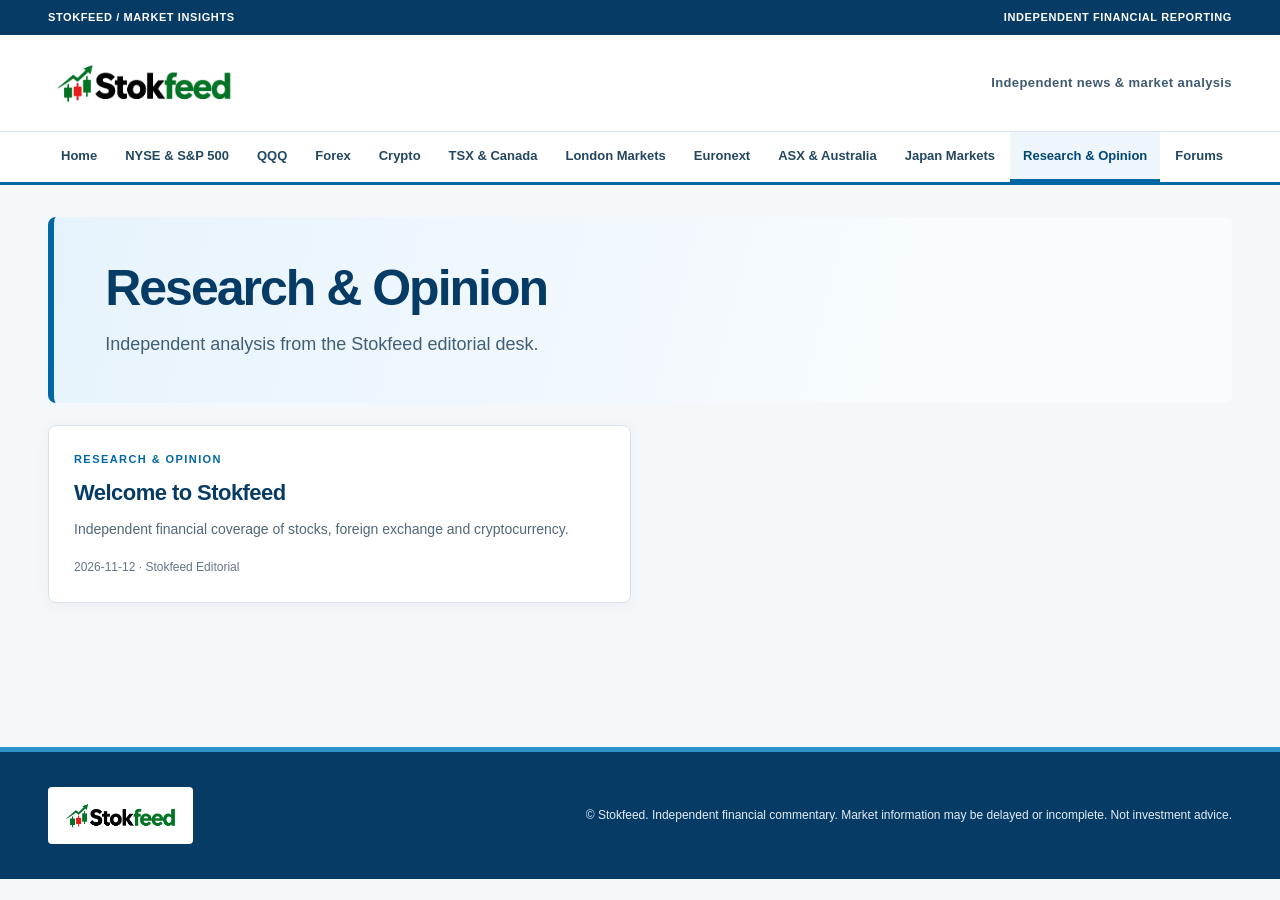
<file: research.html>
<!doctype html><html lang="en"><head><meta charset="utf-8"><meta name="viewport" content="width=device-width,initial-scale=1"><meta name="robots" content="index,follow,max-image-preview:large"><title>Research &amp; Opinion | Stokfeed</title><meta name="description" content="Independent analysis from the Stokfeed editorial desk."><link rel="canonical" href="https://www.stokfeed.us/research.html"><meta property="og:type" content="website"><meta property="og:title" content="Research &amp; Opinion"><meta property="og:description" content="Independent analysis from the Stokfeed editorial desk."><meta property="og:url" content="https://www.stokfeed.us/research.html"><meta name="theme-color" content="#063b65"><link rel="icon" href="/favicon.svg" type="image/svg+xml"><link rel="stylesheet" href="/style.css"><script defer src="/motion.js"></script><script defer src="/live-archive.js"></script></head><body><a class="skip-link" href="#content">Skip to content</a><div class="top"><div class="wrap"><span>STOKFEED / MARKET INSIGHTS</span><span>Independent Financial Reporting</span></div></div><header class="masthead"><div class="wrap"><a class="brand" href="/" aria-label="Stokfeed home"><img src="/stokfeed-logo.png" alt="Stokfeed" width="215" height="64"></a><span class="tagline">Independent news &amp; market analysis</span></div></header><div class="navline"><nav class="nav wrap" aria-label="Main navigation"><a href="/">Home</a><a href="/nyse.html">NYSE &amp; S&amp;P 500</a><a href="/qqq.html">QQQ</a><a href="/4x.html">Forex</a><a href="/crypto.html">Crypto</a><a href="/tsx.html">TSX &amp; Canada</a><a href="/lse.html">London Markets</a><a href="/euronext.html">Euronext</a><a href="/asx.html">ASX &amp; Australia</a><a href="/jpx.html">Japan Markets</a><a href="/research.html" aria-current="page">Research &amp; Opinion</a><a href="/forums.html">Forums</a></nav></div><main class="wrap" id="content"><section class="hero"><h1>Research &amp; Opinion</h1><p>Independent analysis from the Stokfeed editorial desk.</p></section><div data-stokfeed-live-desk="research"><div class="archive"><article class="story"><div class="kicker">Research &amp; Opinion</div><h3><a href="/story-research-post-2026-11-12-welcome.html">Welcome to Stokfeed</a></h3><p>Independent financial coverage of stocks, foreign exchange and cryptocurrency.</p><div class="meta"><time datetime="2026-11-12">2026-11-12</time> · Stokfeed Editorial</div></article></div></div></main><footer class="footer"><div class="wrap"><img src="/stokfeed-logo.png" alt="Stokfeed" width="140"><small>© Stokfeed. Independent financial commentary. Market information may be delayed or incomplete. Not investment advice.</small></div></footer></body></html>
</file>
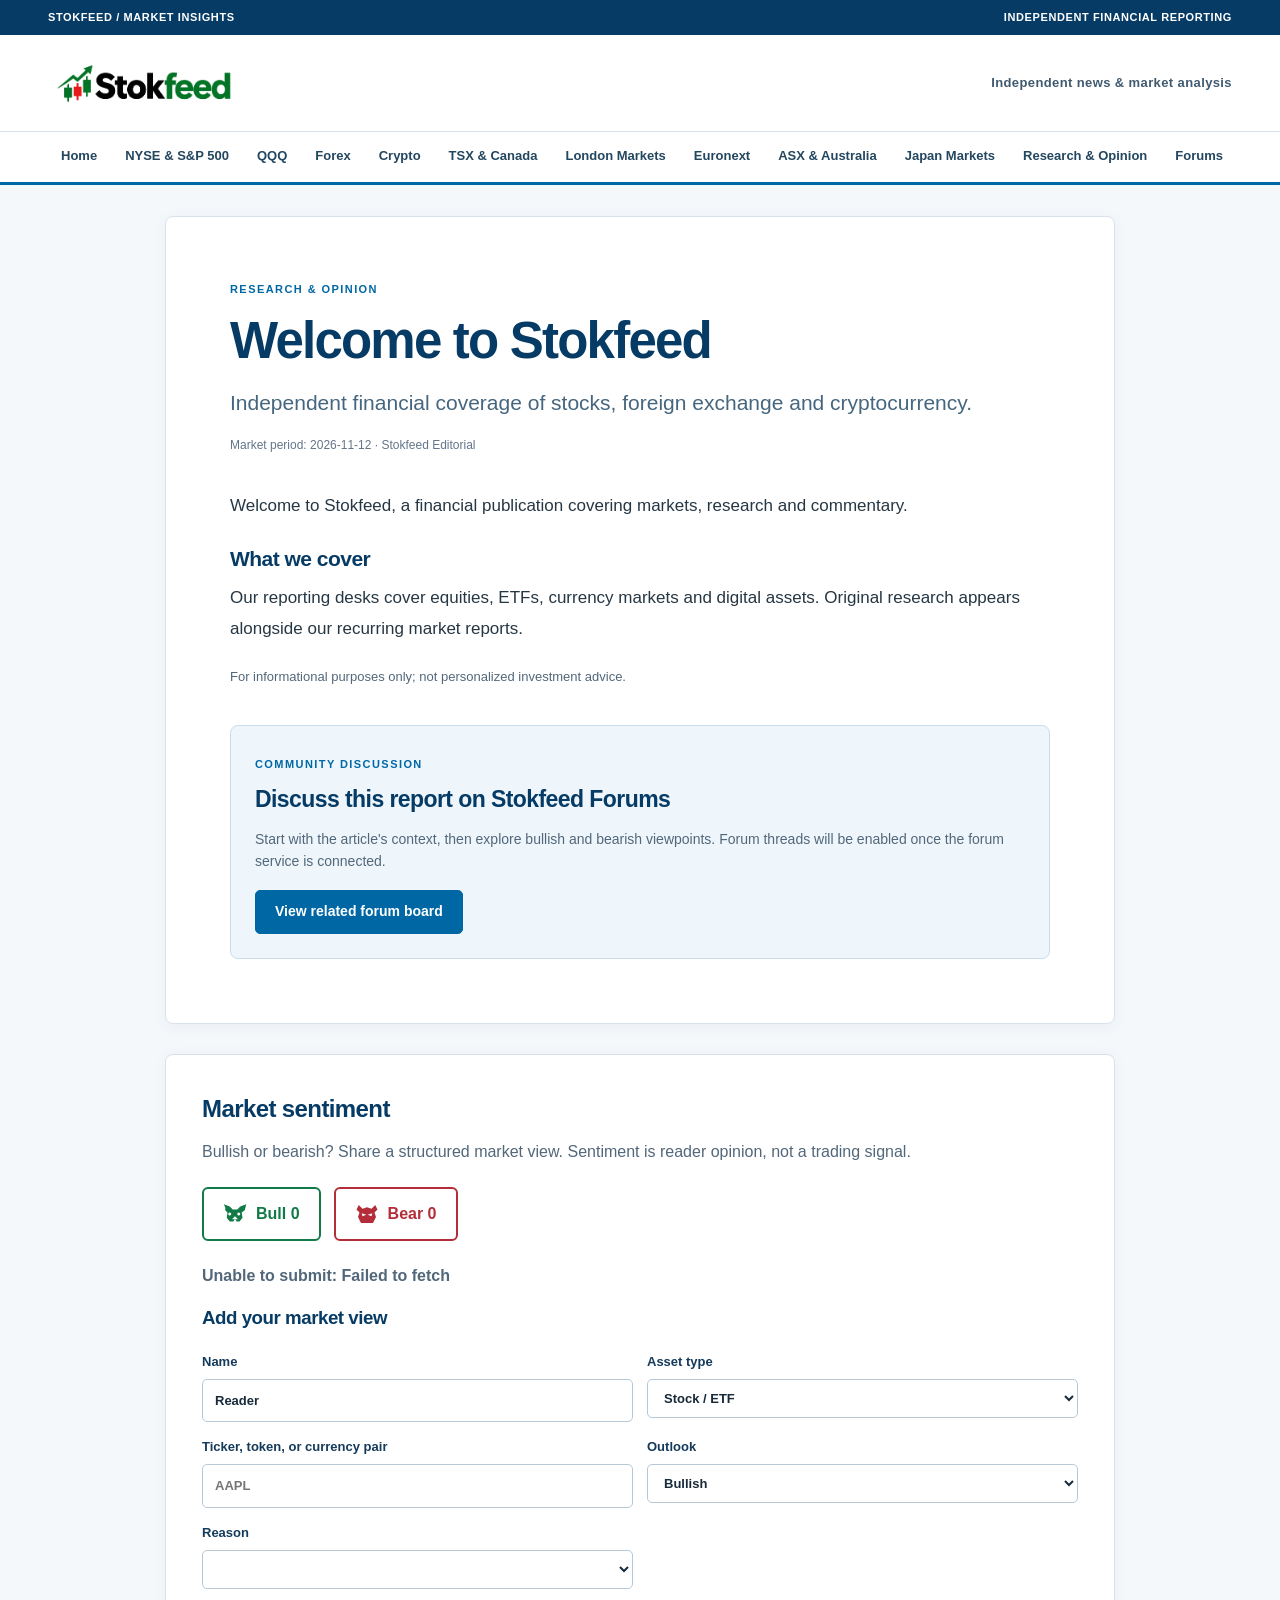
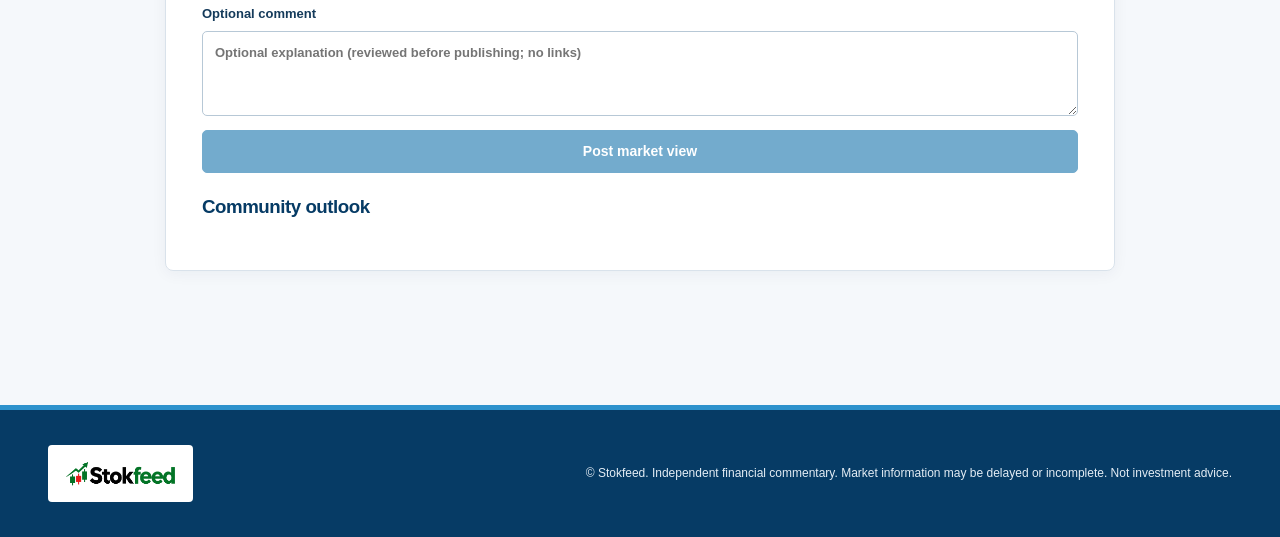
<file: story-research-post-2026-11-12-welcome.html>
<!doctype html><html lang="en"><head><meta charset="utf-8"><meta name="viewport" content="width=device-width,initial-scale=1"><meta name="robots" content="index,follow,max-image-preview:large"><title>Welcome to Stokfeed | Stokfeed</title><meta name="description" content="Independent financial coverage of stocks, foreign exchange and cryptocurrency."><link rel="canonical" href="https://www.stokfeed.us/story-research-post-2026-11-12-welcome.html"><meta property="og:type" content="article"><meta property="og:title" content="Welcome to Stokfeed"><meta property="og:description" content="Independent financial coverage of stocks, foreign exchange and cryptocurrency."><meta property="og:url" content="https://www.stokfeed.us/story-research-post-2026-11-12-welcome.html"><meta name="theme-color" content="#063b65"><link rel="icon" href="/favicon.svg" type="image/svg+xml"><link rel="stylesheet" href="/style.css"><script type="application/ld+json">{"@context": "https://schema.org", "@type": "BlogPosting", "headline": "Welcome to Stokfeed", "description": "Independent financial coverage of stocks, foreign exchange and cryptocurrency.", "mainEntityOfPage": "https://www.stokfeed.us/story-research-post-2026-11-12-welcome.html", "url": "https://www.stokfeed.us/story-research-post-2026-11-12-welcome.html", "author": {"@type": "Organization", "name": "Stokfeed Editorial"}, "publisher": {"@type": "Organization", "name": "Stokfeed", "url": "https://www.stokfeed.us", "logo": {"@type": "ImageObject", "url": "https://www.stokfeed.us/stokfeed-logo.png"}}, "articleSection": "Research & Opinion", "inLanguage": "en-US", "datePublished": "2026-11-12T00:00:00Z", "dateModified": "2026-11-12T00:00:00Z"}</script><script defer src="/motion.js"></script><script defer src="/live-archive.js"></script></head><body><a class="skip-link" href="#content">Skip to content</a><div class="top"><div class="wrap"><span>STOKFEED / MARKET INSIGHTS</span><span>Independent Financial Reporting</span></div></div><header class="masthead"><div class="wrap"><a class="brand" href="/" aria-label="Stokfeed home"><img src="/stokfeed-logo.png" alt="Stokfeed" width="215" height="64"></a><span class="tagline">Independent news &amp; market analysis</span></div></header><div class="navline"><nav class="nav wrap" aria-label="Main navigation"><a href="/">Home</a><a href="/nyse.html">NYSE &amp; S&amp;P 500</a><a href="/qqq.html">QQQ</a><a href="/4x.html">Forex</a><a href="/crypto.html">Crypto</a><a href="/tsx.html">TSX &amp; Canada</a><a href="/lse.html">London Markets</a><a href="/euronext.html">Euronext</a><a href="/asx.html">ASX &amp; Australia</a><a href="/jpx.html">Japan Markets</a><a href="/research.html">Research &amp; Opinion</a><a href="/forums.html">Forums</a></nav></div><main class="wrap" id="content"><article class="article"><div class="kicker">Research &amp; Opinion</div><h1>Welcome to Stokfeed</h1><p class="dek">Independent financial coverage of stocks, foreign exchange and cryptocurrency.</p><div class="meta">Market period: <time datetime="2026-11-12">2026-11-12</time> · Stokfeed Editorial</div><div class="body"><p>Welcome to Stokfeed, a financial publication covering markets, research and commentary.</p>
<h3>What we cover</h3>
<p>Our reporting desks cover equities, ETFs, currency markets and digital assets. Original research appears alongside our recurring market reports.</p></div><p class="note">For informational purposes only; not personalized investment advice.</p><aside class="discussion-cta"><span class="kicker">Community discussion</span><h2>Discuss this report on Stokfeed Forums</h2><p>Start with the article's context, then explore bullish and bearish viewpoints. Forum threads will be enabled once the forum service is connected.</p><a class="button" href="/forums.html?desk=research&amp;article=post-2026-11-12-welcome">View related forum board</a></aside></article><section class="social-section" id="stokfeed-social" data-desk="research" data-article-id="post-2026-11-12-welcome" aria-label="Market sentiment and comments"><h2>Market sentiment</h2><p>Loading community outlook…</p></section><script defer src="/social.js"></script></main><footer class="footer"><div class="wrap"><img src="/stokfeed-logo.png" alt="Stokfeed" width="140"><small>© Stokfeed. Independent financial commentary. Market information may be delayed or incomplete. Not investment advice.</small></div></footer></body></html>
</file>
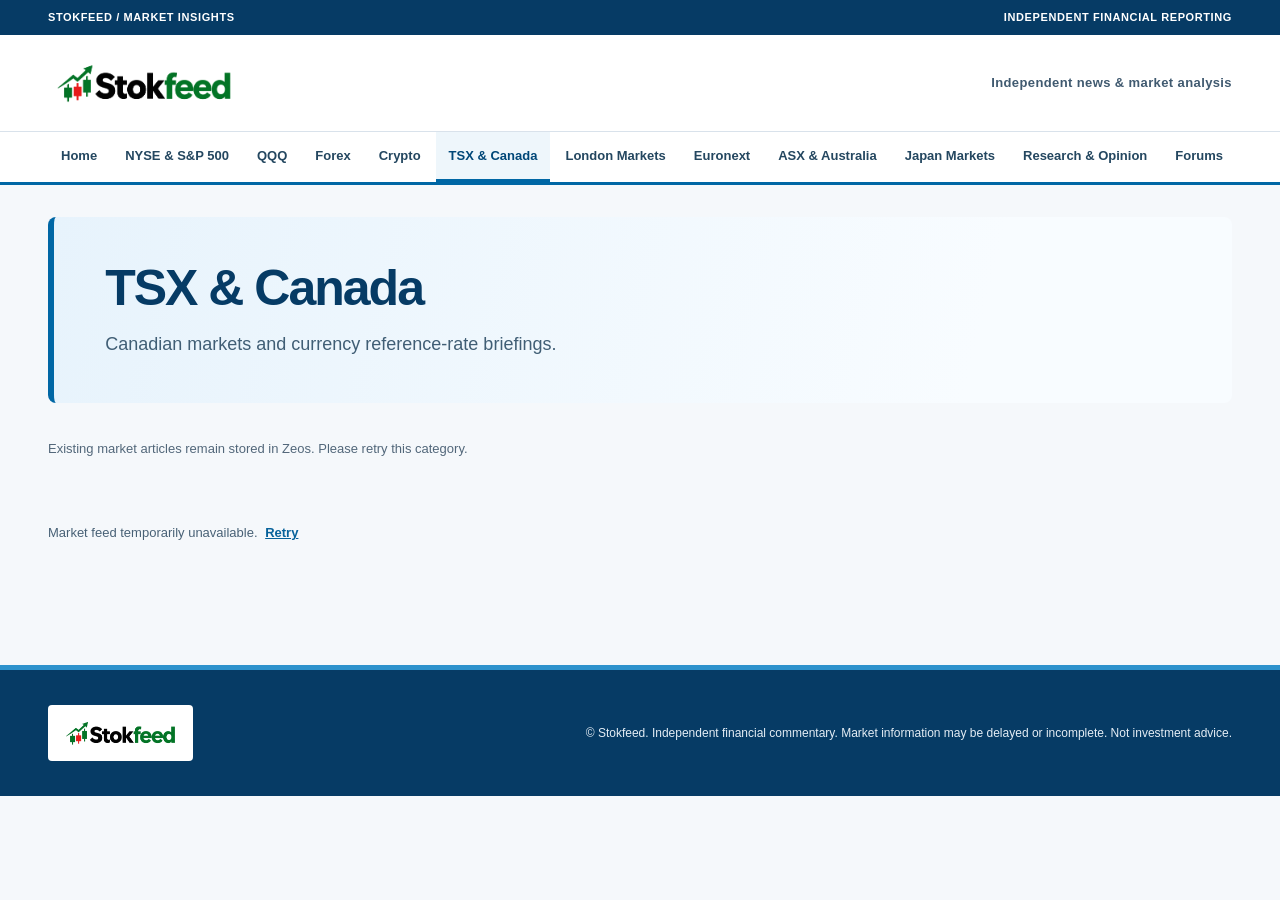
<file: tsx.html>
<!doctype html><html lang="en"><head><meta charset="utf-8"><meta name="viewport" content="width=device-width,initial-scale=1"><meta name="robots" content="index,follow,max-image-preview:large"><title>TSX &amp; Canada | Stokfeed</title><meta name="description" content="Canadian markets and currency reference-rate briefings."><link rel="canonical" href="https://www.stokfeed.us/tsx.html"><meta property="og:type" content="website"><meta property="og:title" content="TSX &amp; Canada"><meta property="og:description" content="Canadian markets and currency reference-rate briefings."><meta property="og:url" content="https://www.stokfeed.us/tsx.html"><meta name="theme-color" content="#063b65"><link rel="icon" href="/favicon.svg" type="image/svg+xml"><link rel="stylesheet" href="/style.css"><script defer src="/motion.js"></script><script defer src="/live-archive.js"></script></head><body><a class="skip-link" href="#content">Skip to content</a><div class="top"><div class="wrap"><span>STOKFEED / MARKET INSIGHTS</span><span>Independent Financial Reporting</span></div></div><header class="masthead"><div class="wrap"><a class="brand" href="/" aria-label="Stokfeed home"><img src="/stokfeed-logo.png" alt="Stokfeed" width="215" height="64"></a><span class="tagline">Independent news &amp; market analysis</span></div></header><div class="navline"><nav class="nav wrap" aria-label="Main navigation"><a href="/">Home</a><a href="/nyse.html">NYSE &amp; S&amp;P 500</a><a href="/qqq.html">QQQ</a><a href="/4x.html">Forex</a><a href="/crypto.html">Crypto</a><a href="/tsx.html" aria-current="page">TSX &amp; Canada</a><a href="/lse.html">London Markets</a><a href="/euronext.html">Euronext</a><a href="/asx.html">ASX &amp; Australia</a><a href="/jpx.html">Japan Markets</a><a href="/research.html">Research &amp; Opinion</a><a href="/forums.html">Forums</a></nav></div><main class="wrap" id="content"><section class="hero"><h1>TSX &amp; Canada</h1><p>Canadian markets and currency reference-rate briefings.</p></section><div data-stokfeed-live-desk="tsx"><div class="archive"><p>No reports published yet.</p></div></div></main><footer class="footer"><div class="wrap"><img src="/stokfeed-logo.png" alt="Stokfeed" width="140"><small>© Stokfeed. Independent financial commentary. Market information may be delayed or incomplete. Not investment advice.</small></div></footer></body></html>
</file>
<file: style.css>
/* Stokfeed · Blue & White Financial Editorial Design
   Independent styling inspired by modern brokerage websites; no Schwab assets used. */
:root {
  color-scheme: light;
  --blue: #0067a5;
  --blue-dark: #004778;
  --navy: #063b65;
  --deep: #153b5b;
  --ink: #182b3b;
  --sea: #006a9d;
  --muted: #52677a;
  --line: #d9e2eb;
  --paper: #ffffff;
  --background: #f5f8fb;
  --sand: #eaf4fb;
  --green: #117a47;
  --red: #b42e39;
  --shadow: 0 3px 15px rgb(18 47 76 / 5%);
  --radius: 8px;
}
*,*::before,*::after { box-sizing:border-box; }
html { scroll-behavior:smooth; -webkit-text-size-adjust:100%; }
body { margin:0; color:var(--ink); background:var(--background); font: 16px/1.62 'Helvetica Neue',Arial,'Segoe UI',sans-serif; }
a { color:var(--blue-dark); text-decoration:none; }
a:hover { color:var(--blue); text-decoration:underline; text-underline-offset:.16em; }
a:focus-visible,button:focus-visible,input:focus-visible,select:focus-visible,textarea:focus-visible { outline:3px solid #4aabec; outline-offset:3px; }
button,input,select,textarea { font:inherit; }
button { cursor:pointer; }
img { max-width:100%; }
h1,h2,h3,h4,p { overflow-wrap:break-word; }
h1,h2,h3 { line-height:1.23; letter-spacing:-.025em; }
.wrap { max-width:1240px; padding-inline:28px; margin-inline:auto; }
.skip-link { position:absolute; top:-120px; left:18px; z-index:1000; background:#fff; padding:10px 18px; border:2px solid var(--blue); }
.skip-link:focus { top:12px; }
.top { background:var(--navy); color:#fff; letter-spacing:.055em; font-size:11px; font-weight:700; text-transform:uppercase; }
.top .wrap { display:flex; justify-content:space-between; align-items:center; min-height:35px; gap:14px; }
.top a { color:#fff; }
.masthead { background:#fff; border-bottom:1px solid var(--line); }
.masthead .wrap { min-height:96px; display:flex; align-items:center; justify-content:space-between; gap:24px; }
.brand { display:inline-flex; align-items:center; min-width:0; }
.brand img { height:64px; width:215px; object-fit:contain; object-position:left center; }
.tagline { color:#405a70; font-size:13px; letter-spacing:.03em; font-weight:600; }
.navline { background:#fff; border-bottom:3px solid var(--blue); }
.nav { display:flex; align-items:stretch; gap:2px; overflow-x:auto; white-space:nowrap; scrollbar-width:thin; }
.nav a { display:inline-flex; align-items:center; min-height:50px; padding:10px 13px; color:#244760; border-bottom:3px solid transparent; font-size:13px; font-weight:700; text-decoration:none; transition:color .16s,border-color .16s,background-color .16s; }
.nav a[aria-current='page'],.nav a:hover { color:var(--blue-dark); background:#eef6fb; border-bottom-color:var(--blue); }
main.wrap { padding-top:1px; padding-bottom:64px; min-height:50vh; }
.hero { margin:31px 0 22px; padding:44px clamp(22px,4vw,54px); background:linear-gradient(104deg,#e7f3fc 0%,#f8fcff 78%); border-left:6px solid var(--blue); border-radius:var(--radius); }
.hero h1 { font:750 clamp(31px,4vw,50px)/1.1 'Helvetica Neue',Arial,sans-serif; color:var(--navy); margin:0 0 14px; letter-spacing:-.04em; max-width:950px; }
.hero p { max-width:740px; color:#405e75; font-size:clamp(15px,1.6vw,18px); margin:0; }
.kicker { color:var(--blue); font-size:11px; letter-spacing:.13em; text-transform:uppercase; font-weight:800; }
.feature { margin:24px 0 32px; position:relative; padding:clamp(28px,5vw,56px); background:#fff; border:1px solid var(--line); border-top:4px solid var(--blue); border-radius:var(--radius); box-shadow:var(--shadow); }
.feature::after { content:''; position:absolute; right:0; top:0; bottom:0; width:8px; background:linear-gradient(var(--blue),#8bc7ed); opacity:.6; border-radius:0 4px 4px 0; }
.feature h2 { color:var(--navy); margin:11px 0 17px; font:750 clamp(28px,3.6vw,44px)/1.15 'Helvetica Neue',Arial,sans-serif; letter-spacing:-.035em; max-width:850px; }
.feature p { max-width:780px; color:var(--muted); font-size:17px; margin:0; }
.section { margin:38px 0 46px; }
.section-head { display:flex; justify-content:space-between; align-items:center; gap:16px; padding-bottom:13px; border-bottom:2px solid var(--line); margin-bottom:19px; }
.section-head h2 { font-size:22px; font-weight:750; margin:0; color:var(--navy); letter-spacing:-.025em; }
.section-head a { font-size:13px; font-weight:700; white-space:nowrap; }
.section-head a::after { content:'  ›'; font-size:18px; }
.story-grid,.archive { display:grid; grid-template-columns:repeat(2,minmax(0,1fr)); gap:18px; }
.story { background:#fff; padding:25px; border:1px solid var(--line); border-radius:var(--radius); box-shadow:var(--shadow); min-width:0; transition:box-shadow .18s,border-color .18s,transform .18s; }
.story:hover { border-color:#a6c4dc; box-shadow:0 8px 25px rgba(22,64,100,.09); transform:translateY(-2px); }
.story h3 { margin:10px 0 11px; color:var(--navy); font:750 clamp(18px,1.8vw,22px)/1.29 'Helvetica Neue',Arial,sans-serif; }
.story h3 a { color:inherit; }
.story h3 a:hover { color:var(--blue); }
.story p { color:var(--muted); font-size:14px; margin:0 0 17px; }
.meta { color:#647589; font-size:12px; font-weight:500; }
.archive { margin:21px 0 50px; }
.article { background:#fff; max-width:950px; margin:30px auto 30px; border:1px solid var(--line); border-radius:var(--radius); box-shadow:var(--shadow); padding:clamp(24px,5.4vw,64px); }
.article h1 { margin:13px 0 17px; font:750 clamp(32px,4.3vw,51px)/1.14 'Helvetica Neue',Arial,sans-serif; color:var(--navy); letter-spacing:-.035em; }
.article .dek { font-size:clamp(17px,2vw,21px); color:#45667e; margin:0 0 17px; line-height:1.55; }
.article .body { margin-top:34px; font-size:17px; line-height:1.85; color:#263744; }
.article .body h2 { margin:36px 0 13px; font:750 27px/1.3 'Helvetica Neue',Arial,sans-serif; color:var(--navy); }
.article .body h3 { margin:24px 0 9px; font:700 21px/1.3 'Helvetica Neue',Arial,sans-serif; color:var(--navy); }
.article .body p { margin:0 0 21px; }
.article .body a { text-decoration:underline; }
.article .source { border-top:1px solid var(--line); margin-top:30px; padding-top:15px; font-size:13px; overflow-wrap:anywhere; }
.note,.quant-method { font-size:13px; color:var(--muted); }
.button,.social-submit { display:inline-flex; align-items:center; justify-content:center; background:var(--blue); border:1px solid var(--blue); color:#fff; padding:12px 19px; border-radius:5px; font-size:14px; font-weight:750; line-height:1.25; text-decoration:none; }
.button:hover,.social-submit:hover { background:var(--blue-dark); border-color:var(--blue-dark); color:#fff; text-decoration:none; }
.discussion-cta { margin:38px 0 0; padding:24px; background:#eef6fc; border:1px solid #c8deee; border-radius:var(--radius); }
.discussion-cta h2 { color:var(--navy); font-size:23px; margin:10px 0; }
.discussion-cta p { color:var(--muted); font-size:14px; margin-bottom:17px; }
.related-stories { max-width:950px; margin:40px auto; }
.related-stories h2 { font-size:24px; color:var(--navy); }
.quant-panel { margin:32px 0 12px; border:1px solid #c7dceb; border-top:4px solid var(--blue); background:#f4f9fd; border-radius:6px; padding:24px; }
.quant-panel h2 { color:var(--navy); margin:0 0 17px; font-size:24px; }
.metric-grid { display:grid; grid-template-columns:repeat(4,minmax(0,1fr)); gap:10px; margin-bottom:19px; }
.metric { display:flex; flex-direction:column; gap:8px; background:#fff; padding:14px; border:1px solid var(--line); border-radius:4px; }
.metric span { color:var(--muted); font-size:12px; line-height:1.4; }
.metric strong { font-size:21px; line-height:1.2; color:var(--navy); font-variant-numeric:tabular-nums; }
.table-scroll { max-width:100%; overflow-x:auto; }
.quant-panel table { width:100%; min-width:405px; border-collapse:collapse; background:#fff; }
.quant-panel th,.quant-panel td { padding:10px 12px; font-variant-numeric:tabular-nums; font-size:13px; text-align:right; border-bottom:1px solid var(--line); }
.quant-panel th:first-child,.quant-panel td:first-child { text-align:left; }
.quant-panel thead { background:#e3f0fa; color:var(--navy); }
.quant-method { line-height:1.6; }
.social-section { max-width:950px; margin:27px auto 40px; padding:clamp(22px,4vw,36px); border-radius:var(--radius); background:white; border:1px solid var(--line); box-shadow:var(--shadow); }
.social-section h2,.social-section h3 { color:var(--navy); margin:.2rem 0 1rem; }
.social-section>p { color:var(--muted); }
.social-votes { display:flex; flex-wrap:wrap; gap:13px; margin:22px 0; }
.social-vote { display:inline-flex; align-items:center; gap:9px; justify-content:center; padding:12px 19px; font-weight:750; border-radius:6px; border:2px solid currentColor; background:#fff; }
.social-bull { color:var(--green); }.social-bear { color:var(--red); }
.social-bull:hover,.social-bull[aria-pressed='true'] { background:#e8f6ee; }
.social-bear:hover,.social-bear[aria-pressed='true'] { background:#fcecee; }
.social-form { display:grid; grid-template-columns:repeat(2,minmax(0,1fr)); gap:14px; margin:22px 0; }
.social-form label { display:flex; flex-direction:column; gap:7px; color:var(--deep); font-size:13px; font-weight:700; }
.social-form input,.social-form select,.social-form textarea,.search { width:100%; min-width:0; border:1px solid #b7c8d6; border-radius:5px; padding:10px 12px; background:#fff; color:var(--ink); }
.social-form label:has(textarea),.social-challenge,.social-submit { grid-column:1 / -1; }
.social-submit:disabled { opacity:.55; cursor:not-allowed; }
.social-status { min-height:1.7em; color:var(--blue-dark); font-weight:700; }
.social-comment { border-left:4px solid var(--green); background:#f6fafc; border-radius:3px; padding:13px 17px; margin:12px 0; }
.social-comment.is-bear { border-left-color:var(--red); }
.social-comment p { margin:5px 0; overflow-wrap:anywhere; }
.social-comment-meta { font-size:13px; font-weight:750; color:#456075; }
.forum-board-grid { display:grid; grid-template-columns:repeat(2,minmax(0,1fr)); gap:18px; margin:22px 0 36px; }
.forum-board { border:1px solid var(--line); border-top:3px solid var(--blue); border-radius:6px; padding:25px; background:#fff; box-shadow:var(--shadow); }
.forum-board h2 { margin:12px 0; font-size:24px; color:var(--navy); }
.forum-board p { margin:0 0 12px; color:var(--muted); }
.forum-board-count { font-size:12px; font-weight:700; }
.forum-context { border:1px solid #c5ddec; background:#eff7fc; border-radius:6px; padding:25px; margin:22px 0; }
.forum-context h2 { font-size:26px; color:var(--navy); }
.forum-context-links { display:flex; flex-wrap:wrap; gap:12px; margin:12px 0; }
.footer { margin-top:30px; background:var(--navy); color:#e4edf5; border-top:5px solid #2d92cc; }
.footer .wrap { display:flex; align-items:center; justify-content:space-between; flex-wrap:wrap; gap:30px; padding-block:35px; }
.footer img { width:145px; padding:8px 12px; border-radius:4px; background:#fff; }
.footer small { max-width:690px; font-size:12px; line-height:1.7; }
.loading,.empty { border:1px solid var(--line); background:#fff; padding:24px; color:var(--muted); border-radius:var(--radius); }
@media (min-width:900px) { .section .story-grid { grid-template-columns:repeat(3,minmax(0,1fr)); } }
@media (max-width:780px) {
  .wrap { padding-inline:18px; }
  .masthead .wrap { min-height:76px; }
  .brand img { width:178px; height:55px; }
  .tagline,.top .wrap span:last-child { display:none; }
  .hero { padding:32px 24px; margin:20px 0; }
  .story-grid,.archive,.forum-board-grid { grid-template-columns:1fr; }
  .nav a { min-height:46px; padding-inline:11px; }
  .article { padding:25px 20px; }
  .metric-grid { grid-template-columns:repeat(2,minmax(0,1fr)); }
}
@media (max-width:530px) {
  .social-form { grid-template-columns:1fr; }
  .social-vote { flex:1; }
  .hero h1 { font-size:33px; }
  .section-head h2 { font-size:19px; }
  .feature { padding:26px; }
  .story { padding:20px; }
  .footer .wrap { align-items:flex-start; }
}
@media (prefers-reduced-motion:reduce) {
  html { scroll-behavior:auto; }
  *,*::before,*::after { transition-duration:0.01ms!important; animation-duration:0.01ms!important; }
}


/* v16: lightweight, accessible motion. No changes to layout, colors or Zeos. */
:root {
  --motion-fast: 140ms;
  --motion-normal: 220ms;
  --motion-slow: 340ms;
  --motion-ease: cubic-bezier(.22,1,.36,1);
}
/* Native same-origin document transitions where browsers support them. */
@view-transition { navigation: auto; }
::view-transition-old(root) { animation: 140ms ease-in both sf-old-page; }
::view-transition-new(root) { animation: 220ms var(--motion-ease) both sf-new-page; }
@keyframes sf-old-page { to { opacity: 0; transform: translateY(-5px); } }
@keyframes sf-new-page { from { opacity: 0; transform: translateY(8px); } to { opacity: 1; transform: translateY(0); } }
/* Page enters softly, including browsers without View Transitions. */
main.wrap { animation: sf-page-enter 300ms var(--motion-ease) both; }
@keyframes sf-page-enter { from { opacity:0; transform:translateY(8px); } to { opacity:1; transform:none; } }
/* Exit is applied only for eligible internal links in browsers without native document navigation. */
html.sf-leaving main.wrap { opacity:0; transform:translateY(-5px); transition: opacity var(--motion-fast) ease, transform var(--motion-fast) ease; }
html.sf-leaving { pointer-events:none; }
/* Subtle, predictable UI feedback. */
.nav a, .button, .social-submit, .social-vote, .story, .forum-board, .metric,
.social-form input, .social-form select, .social-form textarea,
.search, .brand img, .feature, .section-head a {
  transition-duration:var(--motion-normal);
  transition-timing-function:var(--motion-ease);
}
.button, .social-submit { transition-property: background-color,border-color,box-shadow,transform; }
.button:hover, .social-submit:hover { transform:translateY(-1px); box-shadow:0 5px 13px rgb(0 54 95 / 13%); }
.button:active, .social-submit:active { transform:translateY(0); box-shadow:none; }
.social-vote { transition-property:background-color,border-color,box-shadow,transform; }
.social-vote:hover { transform:translateY(-1px); }
.social-vote:active { transform:scale(.985); }
.social-vote[aria-pressed="true"] { box-shadow:0 0 0 3px rgb(0 103 165 / 9%); }
.brand img { transition-property:opacity,transform; }
.brand:hover img { opacity:.9; transform:translateY(-1px); }
.social-form input,.social-form select,.social-form textarea,.search { transition-property:border-color,box-shadow,background-color; }
.social-form input:focus,.social-form select:focus,.social-form textarea:focus,.search:focus {
  border-color:var(--blue); box-shadow:0 0 0 3px rgb(0 103 165 / 10%);
}
/* Animate only newly inserted live-feed cards; do not hide server-rendered articles. */
@keyframes sf-card-in { from { opacity:0; transform:translateY(10px); } to { opacity:1; transform:none; } }
.sf-new-card { animation:sf-card-in 320ms var(--motion-ease) both; }
.sf-new-card:nth-child(2) { animation-delay:35ms; }
.sf-new-card:nth-child(3) { animation-delay:70ms; }
.sf-new-card:nth-child(4) { animation-delay:105ms; }
/* Social UI gets a soft entrance after asynchronous hydration. */
@keyframes sf-content-in { from { opacity:.35; transform:translateY(4px); } to { opacity:1; transform:none; } }
.sf-content-loaded { animation:sf-content-in 220ms ease-out both; }
/* Avoid state or motion surprises for people who request reduced motion. */
@media (prefers-reduced-motion: reduce) {
  :root { scroll-behavior:auto; }
  *,*::before,*::after { animation-duration:.01ms !important; animation-iteration-count:1 !important; transition-duration:.01ms !important; scroll-behavior:auto !important; }
  ::view-transition-old(root),::view-transition-new(root) { animation:none !important; }
  main.wrap { animation:none !important; }
  html.sf-leaving main.wrap { opacity:1; transform:none; }
}

/* Static-GUI release: direct browser-side archive fetching and retry controls. */
.sf-feed-status{font-size:13px;color:#486176;margin:12px 0 20px;}
.sf-retry{border:0;background:transparent;color:#07629b;cursor:pointer;font-weight:700;text-decoration:underline;padding:0 4px;}
[data-load-more]{margin:18px 0 25px;}
#sf-article-detail{min-height:220px;}
#sf-article-detail>.note{padding:30px 0;}
#sf-article-detail .social-section{margin:22px 0 40px;}
@media (prefers-reduced-motion:reduce){.sf-new-card{animation:none!important;}}
</file>
